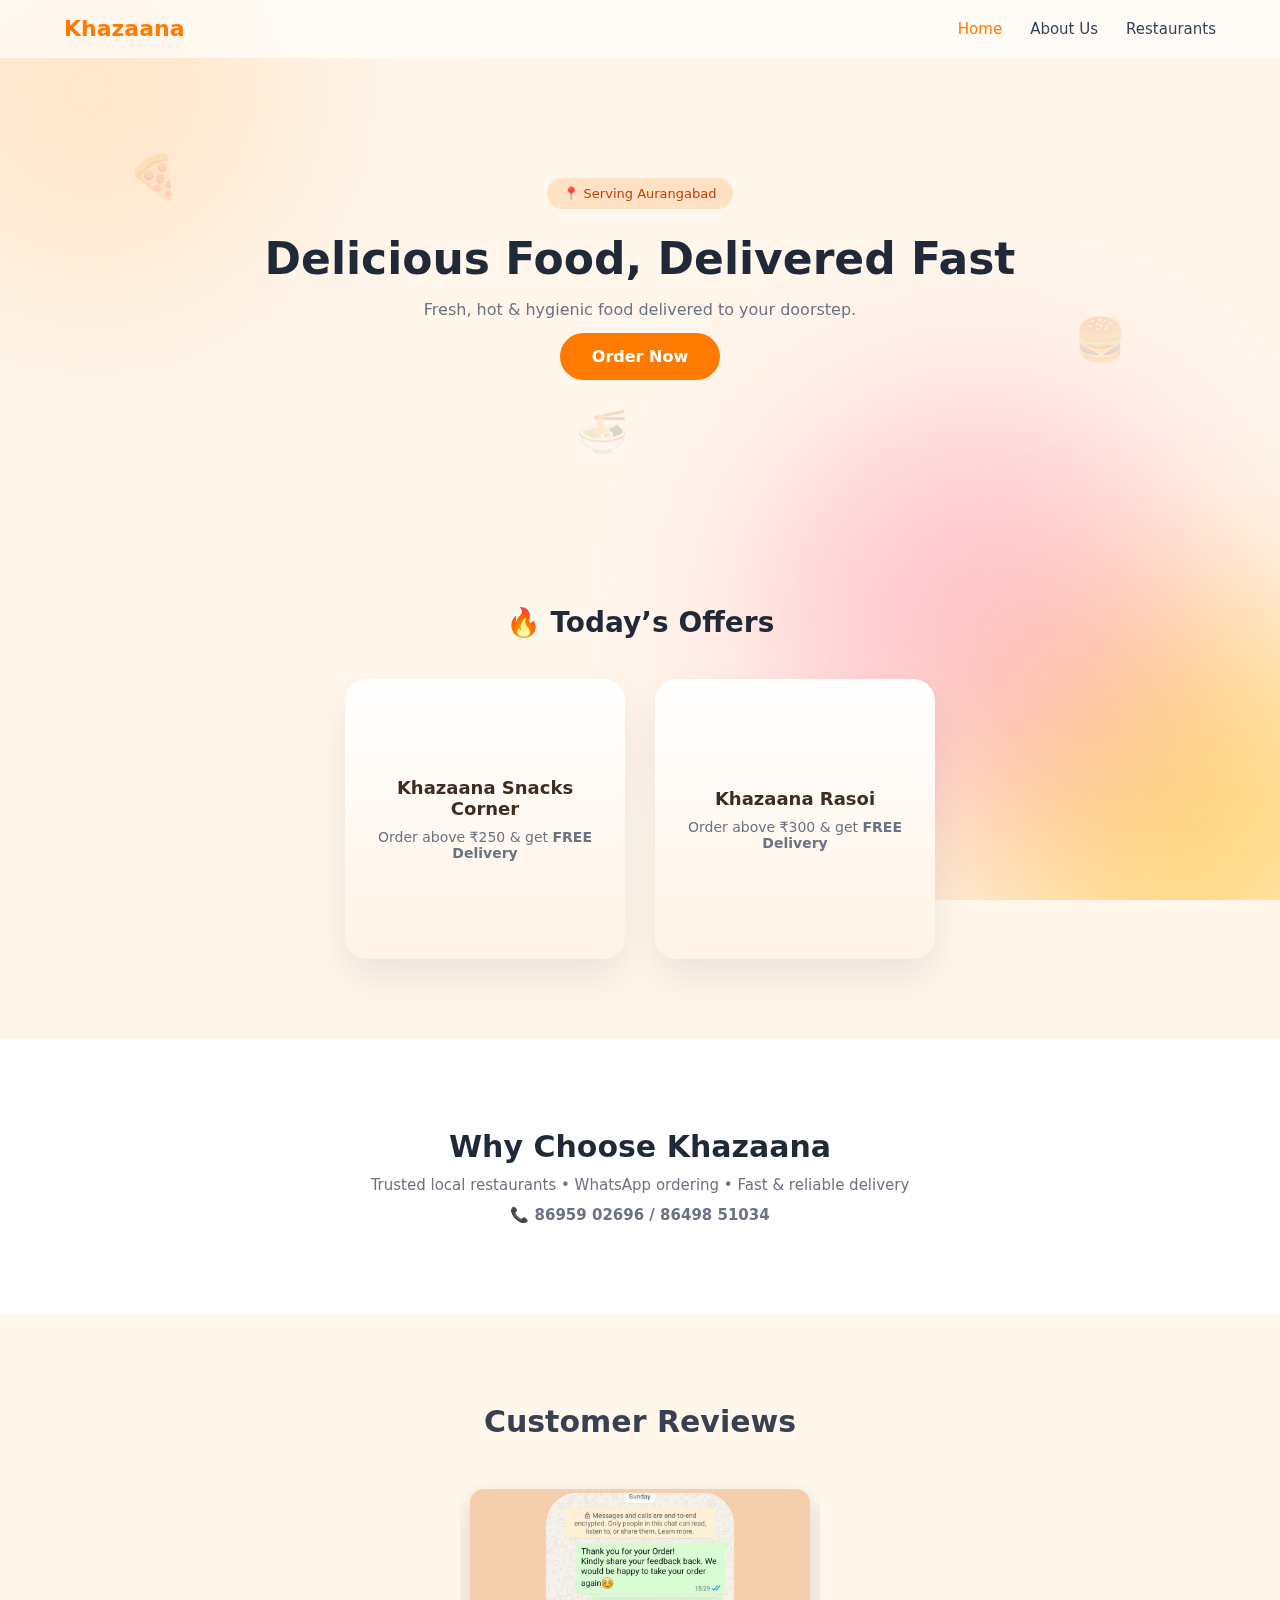
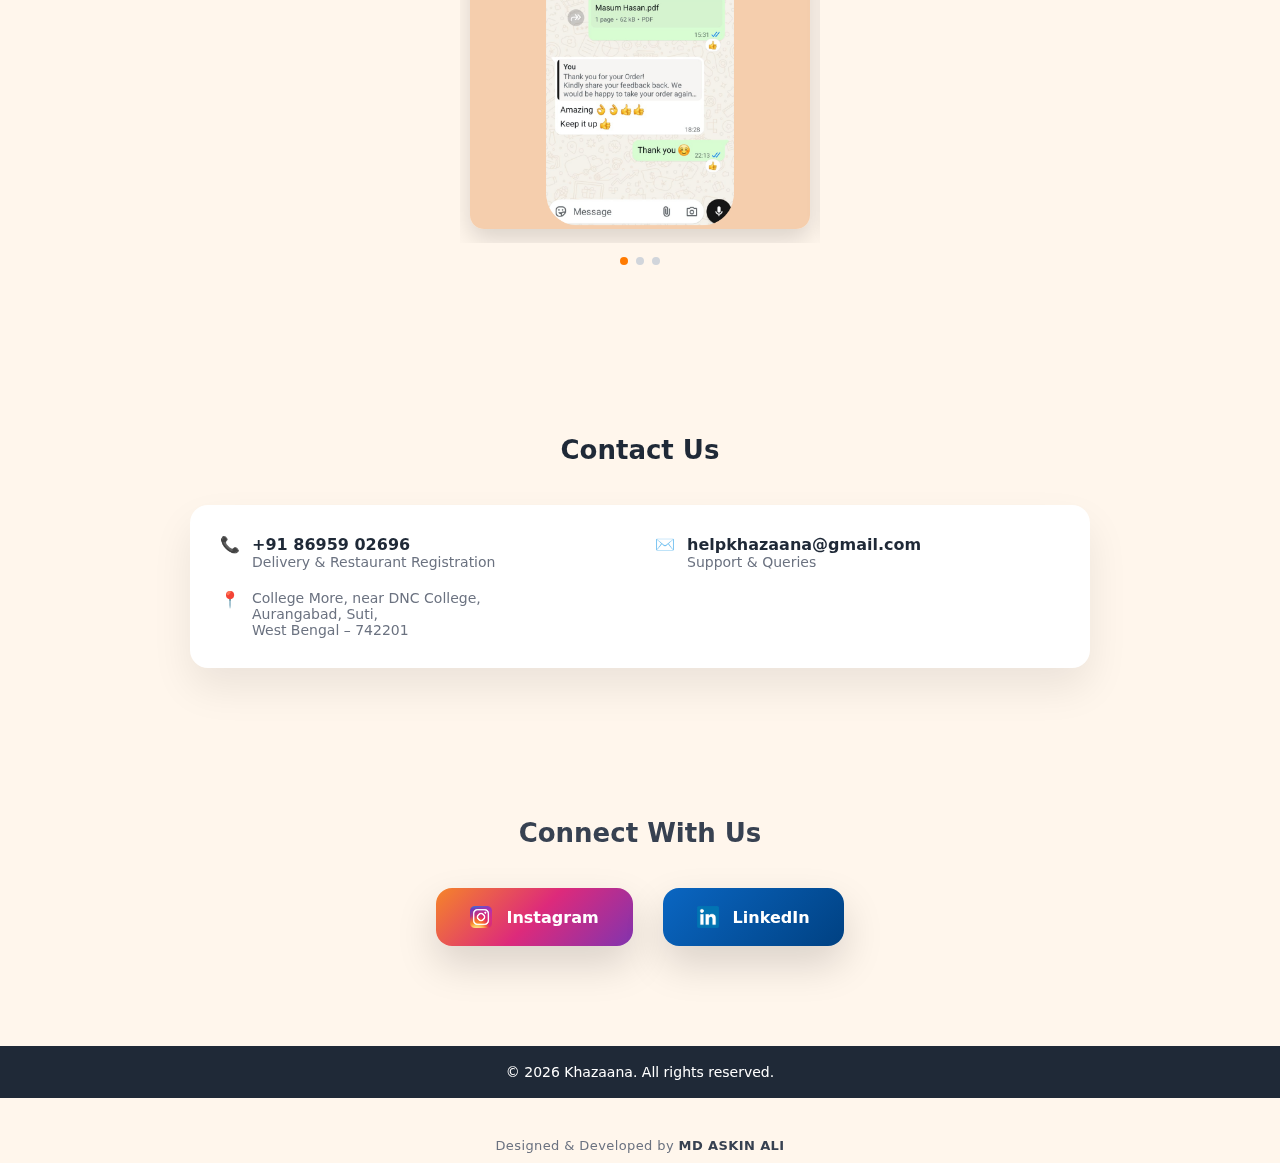
<file: index.html>
<!DOCTYPE html>
<html lang="en">
<head>
  <meta charset="UTF-8">
  <title>Khazaana | Home</title>
  <meta name="viewport" content="width=device-width, initial-scale=1.0">

  <!-- Favicons -->
  <link rel="icon" type="image/png" sizes="32x32" href="/favicon.png">
  <link rel="apple-touch-icon" href="/favicon-180x180.png">

  <!-- MAIN CSS -->
  <link rel="stylesheet" href="css/home.css">

  <!-- Google Analytics -->
  <script async src="https://www.googletagmanager.com/gtag/js?id=G-X5NWHC8HNG"></script>
  <script>
    window.dataLayer = window.dataLayer || [];
    function gtag(){dataLayer.push(arguments);}
    gtag('js', new Date());
    gtag('config', 'G-X5NWHC8HNG');
  </script>

  <!-- REVIEW SLIDER CSS -->
  <style>
    .review-slider {
      overflow: hidden;
      max-width: 360px;
      margin: 0 auto;
      touch-action: pan-y;
    }
    .review-track {
      display: flex;
      transition: transform 0.4s ease;
    }
    .review-slide {
      min-width: 100%;
      padding: 10px;
    }
    .review-slide img {
      width: 100%;
      border-radius: 14px;
      box-shadow: 0 10px 25px rgba(0,0,0,.15);
    }
    .review-dots {
      display: flex;
      justify-content: center;
      margin-top: 14px;
      gap: 8px;
    }
    .review-dots .dot {
      width: 8px;
      height: 8px;
      background: #d1d5db;
      border-radius: 50%;
      cursor: pointer;
    }
    .review-dots .dot.active {
      background: #ff7a00;
    }
  </style>
</head>

<body>

<!-- BACKGROUND BLOBS -->
<div class="bg-blobs">
  <span class="blob blob-1"></span>
  <span class="blob blob-2"></span>
  <span class="blob blob-3"></span>
</div>

<!-- NAVBAR -->
<header class="glass-navbar">
  <div class="nav-container">
    <div class="logo">Khazaana</div>
    <nav class="nav-links">
      <a href="index.html" class="active">Home</a>
      <a href="about.html">About Us</a>
      <a href="restaurants.html">Restaurants</a>
    </nav>
  </div>
</header>

<!-- HERO -->
<section class="hero">
  <span class="badge">📍 Serving Aurangabad</span>
  <h2>Delicious Food, Delivered Fast</h2>
  <p>Fresh, hot & hygienic food delivered to your doorstep.</p>
  <a href="restaurants.html" class="btn">Order Now</a>

  <span class="food food1">🍕</span>
  <span class="food food2">🍔</span>
  <span class="food food3">🍜</span>
</section>

<!-- TODAY'S OFFERS -->
<section class="offers">
  <h2>🔥 Today’s Offers</h2>

  <div class="offer-grid">
    <a href="snacks-corner-menu.html" class="offer-card">
      <h3>Khazaana Snacks Corner</h3>
      <p>Order above ₹250 & get <strong>FREE Delivery</strong></p>
    </a>

    <a href="rasoi-menu.html" class="offer-card">
      <h3>Khazaana Rasoi</h3>
      <p>Order above ₹300 & get <strong>FREE Delivery</strong></p>
    </a>
  </div>
</section>

<!-- WHY CHOOSE -->
<section class="why">
  <h2>Why Choose Khazaana</h2>
  <p>Trusted local restaurants • WhatsApp ordering • Fast & reliable delivery</p>
  <p class="phone">📞 86959 02696 / 86498 51034</p>
</section>

<!-- CUSTOMER REVIEWS -->
<section class="reviews">
  <h2 class="reviews-title">Customer Reviews</h2>

  <div class="review-slider">
    <div class="review-track">
      <div class="review-slide">
        <img src="images/review1.png" alt="Customer Review 1">
      </div>
      <div class="review-slide">
        <img src="images/review2.png" alt="Customer Review 2">
      </div>
      <div class="review-slide">
        <img src="images/review3.png" alt="Customer Review 3">
      </div>
    </div>
  </div>

  <div class="review-dots">
    <span class="dot active"></span>
    <span class="dot"></span>
    <span class="dot"></span>
  </div>
</section>

<!-- CONTACT -->
<section class="contact-section">
  <h2 class="contact-title">Contact Us</h2>

  <div class="contact-card">
    <div class="contact-row">
      <div class="contact-box">
        <div>📞</div>
        <div>
          <strong>+91 86959 02696</strong>
          <p>Delivery & Restaurant Registration</p>
        </div>
      </div>

      <div class="contact-box">
        <div>✉️</div>
        <div>
          <strong>helpkhazaana@gmail.com</strong>
          <p>Support & Queries</p>
        </div>
      </div>
    </div>

    <div class="contact-box">
      <div>📍</div>
      <p>
        College More, near DNC College,<br>
        Aurangabad, Suti,<br>
        West Bengal – 742201
      </p>
    </div>
  </div>
</section>

<!-- SOCIAL MEDIA -->
<section class="social-section">
  <h2 class="social-title">Connect With Us</h2>

  <div class="social-links">
    <a href="https://www.instagram.com/cups_n_crumbs_cafe" target="_blank" class="social-card instagram">
      <img src="images/instagram.png" alt="Instagram" class="social-icon">
      <span>Instagram</span>
    </a>

    <a href="https://www.linkedin.com/in/md-askin-ali-8a068a204" target="_blank" class="social-card linkedin">
      <img src="images/linkedin.png" alt="LinkedIn" class="social-icon">
      <span>LinkedIn</span>
    </a>
  </div>
</section>

<!-- FOOTER -->
<footer class="footer">
  © 2026 Khazaana. All rights reserved.
</footer>

<!-- REVIEW SLIDER JS -->
<script>
  const slider = document.querySelector('.review-slider');
  const track = document.querySelector('.review-track');
  const dots = document.querySelectorAll('.dot');

  let index = 0;
  let startX = 0;

  function showSlide(i) {
    index = i;
    track.style.transform = `translateX(-${index * 100}%)`;
    dots.forEach(d => d.classList.remove('active'));
    dots[index].classList.add('active');
  }

  dots.forEach((dot, i) => {
    dot.addEventListener('click', () => showSlide(i));
  });

  slider.addEventListener('touchstart', e => {
    startX = e.touches[0].clientX;
  });

  slider.addEventListener('touchend', e => {
    let diff = startX - e.changedTouches[0].clientX;
    if (diff > 50 && index < dots.length - 1) showSlide(index + 1);
    if (diff < -50 && index > 0) showSlide(index - 1);
  });
</script>

<div class="designer-credit">
  Designed & Developed by <span>MD ASKIN ALI</span>
</div>

</body>
</html>
</file>
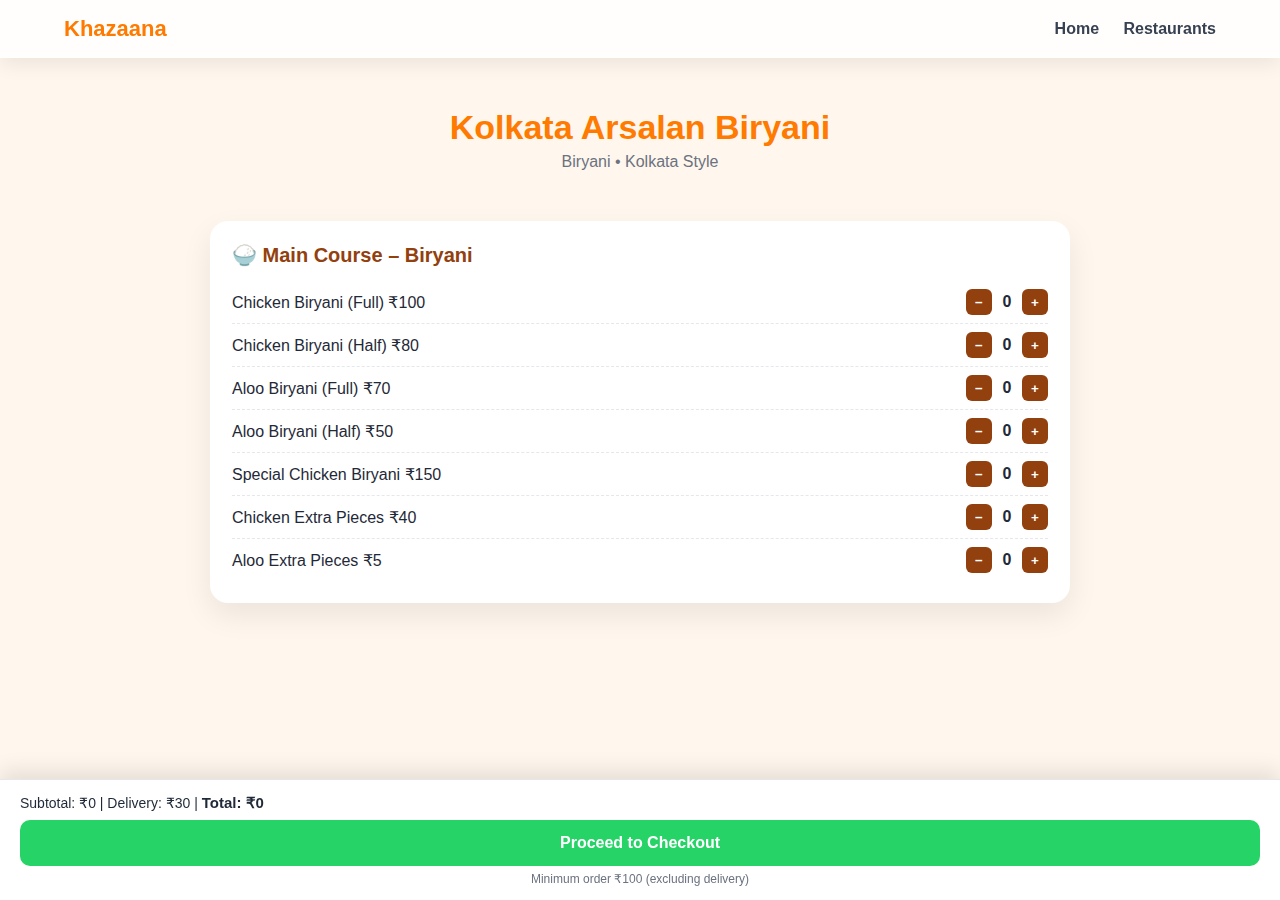
<file: arsalan-menu.html>
<!DOCTYPE html>
<html lang="en">
<head>
<meta charset="UTF-8">
<title>Kolkata Arsalan Biryani | Khazaana</title>
<meta name="viewport" content="width=device-width, initial-scale=1.0">

<link rel="icon" type="image/png" sizes="32x32" href="/favicon.png">
<link rel="apple-touch-icon" href="/favicon-180x180.png">

<style>
*{margin:0;padding:0;box-sizing:border-box;font-family:"Segoe UI",sans-serif}
body{background:#fff7ed;color:#1f2937;padding-bottom:140px}

/* HEADER */
header{
  position:sticky;top:0;z-index:1000;
  background:#ffffffdd;backdrop-filter:blur(10px);
  box-shadow:0 6px 20px rgba(0,0,0,.08);
}
.nav{
  max-width:1200px;margin:auto;padding:16px 24px;
  display:flex;justify-content:space-between;align-items:center;
}
.logo{font-size:22px;font-weight:800;color:#ff7a00}
.nav a{text-decoration:none;margin-left:20px;color:#374151;font-weight:600}

/* HERO */
.hero{text-align:center;padding:50px 20px 30px}
.hero h1{font-size:34px;font-weight:800;color:#ff7a00}
.hero p{color:#6b7280;margin-top:6px}

/* MENU */
.menu{max-width:900px;margin:auto;padding:20px}
.section{
  background:#fff;border-radius:18px;padding:22px;
  margin-bottom:26px;box-shadow:0 12px 30px rgba(0,0,0,.08)
}
.section h2{color:#92400e;font-size:20px;margin-bottom:14px}
.item{
  display:flex;justify-content:space-between;align-items:center;
  padding:8px 0;border-bottom:1px dashed #e5e7eb
}
.item:last-child{border-bottom:none}
.controls{display:flex;align-items:center;gap:6px}
.btn{
  width:26px;height:26px;border:none;border-radius:6px;
  background:#92400e;color:#fff;font-weight:700;cursor:pointer
}
.qty{min-width:18px;text-align:center;font-weight:600}

/* CART BAR */
.cart-bar{
  position:fixed;bottom:0;left:0;width:100%;
  background:#fff;border-top:1px solid #e5e7eb;
  box-shadow:0 -8px 20px rgba(0,0,0,.1);
  padding:14px 20px;z-index:9999
}
.cart-info{font-size:14px;margin-bottom:8px}
.cart-info b{font-size:15px}
.order-btn{
  width:100%;padding:14px;border:none;border-radius:10px;
  background:#25D366;color:#fff;font-size:16px;
  font-weight:800;cursor:pointer
}
.note{font-size:12px;color:#6b7280;text-align:center;margin-top:6px}
</style>
</head>

<body>

<header>
  <div class="nav">
    <div class="logo">Khazaana</div>
    <div>
      <a href="index.html">Home</a>
      <a href="restaurants.html">Restaurants</a>
    </div>
  </div>
</header>

<section class="hero">
  <h1>Kolkata Arsalan Biryani</h1>
  <p>Biryani • Kolkata Style</p>
</section>

<section class="menu" id="menu"></section>

<!-- CART -->
<div class="cart-bar">
  <div class="cart-info">
    Subtotal: ₹<span id="subtotal">0</span> |
    Delivery: ₹30 |
    <b>Total: ₹<span id="total">0</span></b>
  </div>
  <button class="order-btn" onclick="goToCheckout()">Proceed to Checkout</button>
  <div class="note">Minimum order ₹100 (excluding delivery)</div>
</div>

<script>
const DELIVERY = 30;
const MIN_ORDER = 100;

/* 🔔 VIBRATION */
function vibrate(ms=30){
  if(navigator.vibrate) navigator.vibrate(ms);
}

const menuData = {
  "🍚 Main Course – Biryani": [
    ["Chicken Biryani (Full)",100],
    ["Chicken Biryani (Half)",80],
    ["Aloo Biryani (Full)",70],
    ["Aloo Biryani (Half)",50],
    ["Special Chicken Biryani",150],
    ["Chicken Extra Pieces",40],
    ["Aloo Extra Pieces",5]
  ]
};

const cart = {};

/* RENDER MENU */
function renderMenu(){
  const menu = document.getElementById("menu");
  for(const section in menuData){
    let html = `<div class="section"><h2>${section}</h2>`;
    menuData[section].forEach(([name,price],i)=>{
      const id = section.replace(/\W/g,'') + i;
      cart[id] = {name,price,qty:0};
      html += `
        <div class="item">
          <span>${name} ₹${price}</span>
          <div class="controls">
            <button class="btn" onclick="vibrate(20);updateQty('${id}',-1)">−</button>
            <span class="qty" id="q-${id}">0</span>
            <button class="btn" onclick="vibrate(30);updateQty('${id}',1)">+</button>
          </div>
        </div>`;
    });
    html += `</div>`;
    menu.innerHTML += html;
  }
}
renderMenu();

/* CART LOGIC */
function updateQty(id,change){
  cart[id].qty = Math.max(0, cart[id].qty + change);
  document.getElementById("q-"+id).innerText = cart[id].qty;
  updateTotals();
}

function updateTotals(){
  let subtotal = 0;
  for(const i in cart){
    subtotal += cart[i].qty * cart[i].price;
  }
  document.getElementById("subtotal").innerText = subtotal;
  document.getElementById("total").innerText =
    subtotal > 0 ? subtotal + DELIVERY : 0;
}

/* CHECKOUT */
function goToCheckout(){
  let subtotal = 0;
  let items = [];

  for(const i in cart){
    if(cart[i].qty > 0){
      const t = cart[i].qty * cart[i].price;
      subtotal += t;
      items.push({
        name: cart[i].name,
        qty: cart[i].qty,
        price: cart[i].price,
        total: t
      });
    }
  }

  if(subtotal < MIN_ORDER){
    alert("Minimum order ₹100 required");
    return;
  }

  const orderData = {
    restaurant: "Kolkata Arsalan Biryani",
    items,
    subtotal,
    delivery: DELIVERY,
    total: subtotal + DELIVERY
  };

  localStorage.setItem("khazaanaOrder", JSON.stringify(orderData));
  window.location.href = "checkout.html";
}
</script>

</body>
</html>
</file>
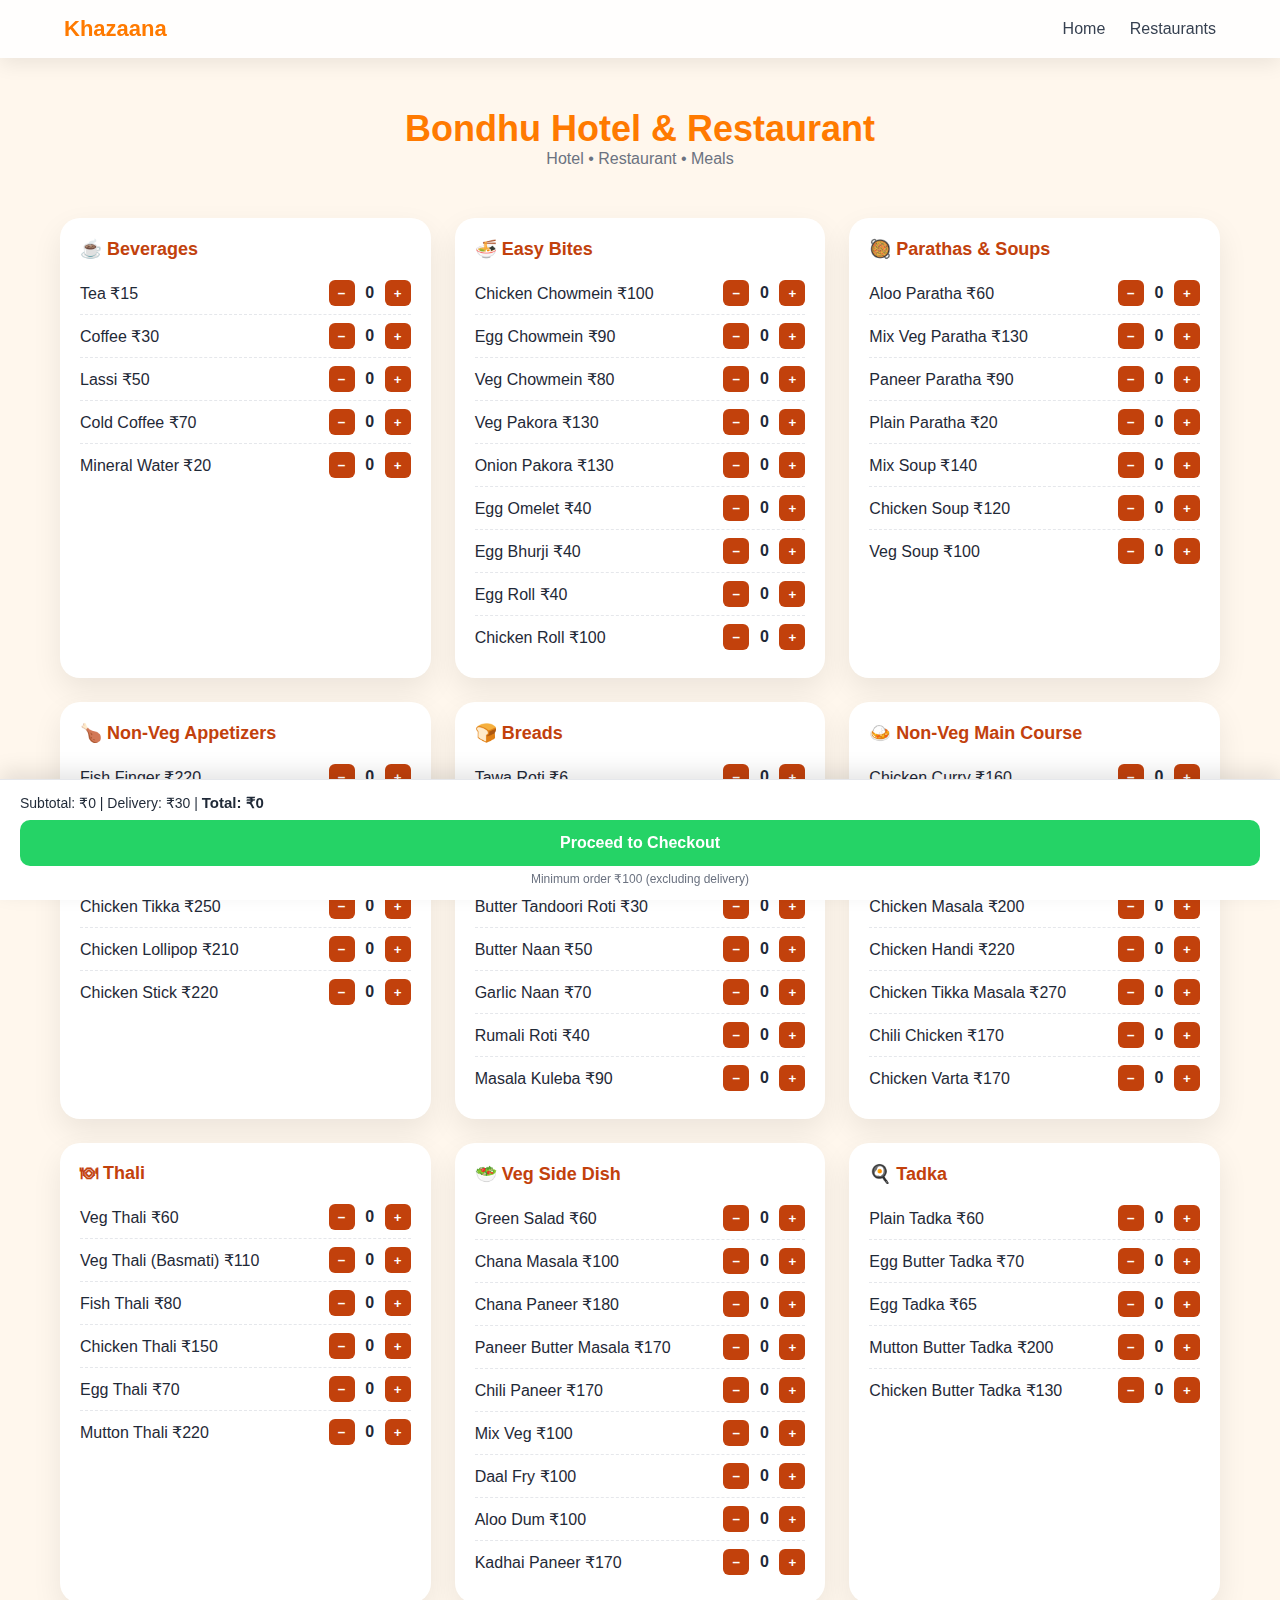
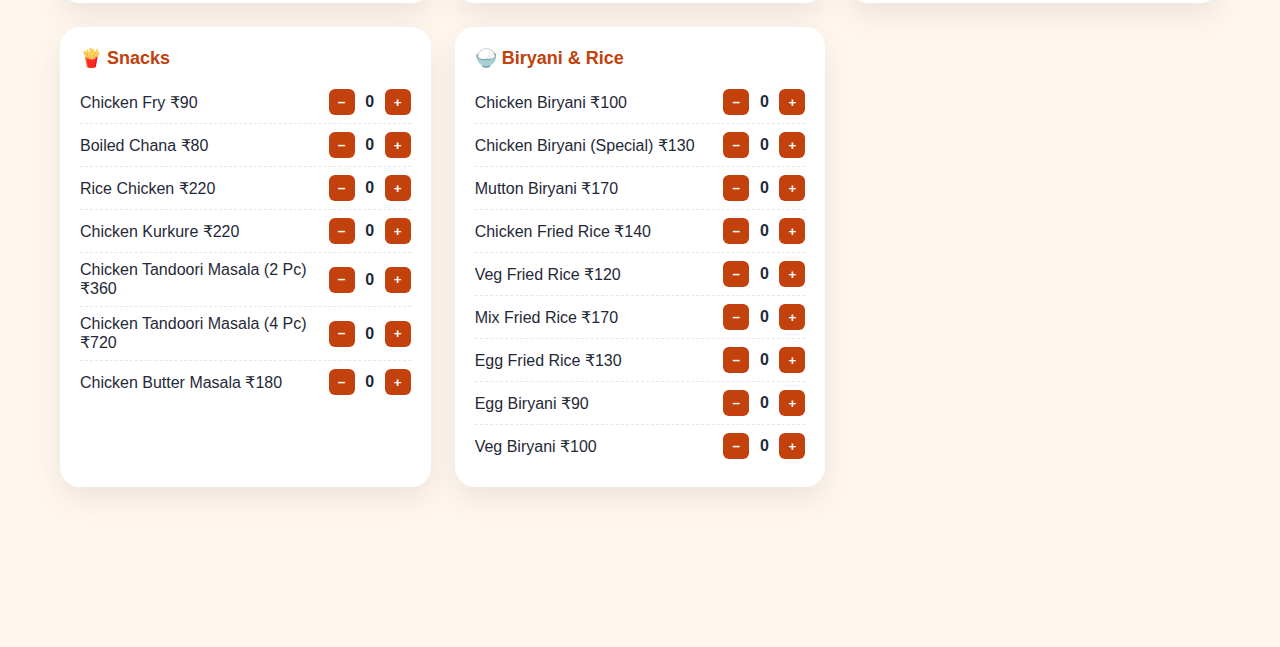
<file: bondhu-menu.html>
<!DOCTYPE html>
<html lang="en">
<head>
<meta charset="UTF-8">
<title>Bondhu Hotel & Restaurant | Khazaana</title>
<meta name="viewport" content="width=device-width, initial-scale=1.0">

<link rel="icon" type="image/png" sizes="32x32" href="/favicon.png">
<link rel="apple-touch-icon" href="/favicon-180x180.png">

<style>
*{margin:0;padding:0;box-sizing:border-box;font-family:"Segoe UI",sans-serif}
body{background:#fff7ed;color:#1f2937;padding-bottom:140px}

/* HEADER */
header{
  position:sticky;top:0;z-index:1000;
  background:#ffffffdd;backdrop-filter:blur(10px);
  box-shadow:0 6px 20px rgba(0,0,0,.08)
}
.nav{
  max-width:1200px;margin:auto;padding:16px 24px;
  display:flex;justify-content:space-between;align-items:center
}
.logo{font-size:22px;font-weight:800;color:#ff7a00}
.nav a{text-decoration:none;margin-left:20px;color:#374151}

/* HERO */
.hero{text-align:center;padding:50px 20px 30px}
.hero h1{font-size:36px;color:#ff7a00}
.hero p{color:#6b7280}

/* MENU */
.menu{
  max-width:1200px;margin:auto;padding:20px;
  display:grid;grid-template-columns:repeat(auto-fit,minmax(280px,1fr));
  gap:24px
}
.section{
  background:#fff;border-radius:20px;padding:20px;
  box-shadow:0 12px 30px rgba(0,0,0,.08)
}
.section h2{color:#c2410c;font-size:18px;margin-bottom:12px}
.item{
  display:flex;justify-content:space-between;align-items:center;
  padding:8px 0;border-bottom:1px dashed #e5e7eb
}
.item:last-child{border-bottom:none}
.controls{display:flex;align-items:center;gap:6px}
.btn{
  width:26px;height:26px;border:none;border-radius:6px;
  background:#c2410c;color:#fff;font-weight:700;cursor:pointer
}
.qty{min-width:18px;text-align:center;font-weight:600}

/* CART BAR */
.cart-bar{
  position:fixed;bottom:0;left:0;width:100%;
  background:#fff;border-top:1px solid #e5e7eb;
  box-shadow:0 -8px 20px rgba(0,0,0,.1);
  padding:14px 20px;z-index:9999
}
.cart-info{font-size:14px;margin-bottom:8px}
.cart-info b{font-size:15px}
.order-btn{
  width:100%;padding:14px;border:none;border-radius:10px;
  background:#25D366;color:#fff;font-size:16px;font-weight:800;
  cursor:pointer
}
.note{font-size:12px;color:#6b7280;text-align:center;margin-top:6px}
</style>
</head>

<body>

<header>
  <div class="nav">
    <div class="logo">Khazaana</div>
    <div>
      <a href="index.html">Home</a>
      <a href="restaurants.html">Restaurants</a>
    </div>
  </div>
</header>

<section class="hero">
  <h1>Bondhu Hotel & Restaurant</h1>
  <p>Hotel • Restaurant • Meals</p>
</section>

<section class="menu" id="menu"></section>

<!-- CART -->
<div class="cart-bar">
  <div class="cart-info">
    Subtotal: ₹<span id="subtotal">0</span> |
    Delivery: ₹30 |
    <b>Total: ₹<span id="total">0</span></b>
  </div>
  <button class="order-btn" onclick="goToCheckout()">Proceed to Checkout</button>
  <div class="note">Minimum order ₹100 (excluding delivery)</div>
</div>

<script>
const DELIVERY = 30;
const MIN_ORDER = 100;

/* 🔔 VIBRATION */
function vibrate(ms=30){
  if(navigator.vibrate) navigator.vibrate(ms);
}

const menuData = {
  "☕ Beverages": [["Tea",15],["Coffee",30],["Lassi",50],["Cold Coffee",70],["Mineral Water",20]],
  "🍜 Easy Bites": [["Chicken Chowmein",100],["Egg Chowmein",90],["Veg Chowmein",80],["Veg Pakora",130],["Onion Pakora",130],["Egg Omelet",40],["Egg Bhurji",40],["Egg Roll",40],["Chicken Roll",100]],
  "🥘 Parathas & Soups": [["Aloo Paratha",60],["Mix Veg Paratha",130],["Paneer Paratha",90],["Plain Paratha",20],["Mix Soup",140],["Chicken Soup",120],["Veg Soup",100]],
  "🍗 Non-Veg Appetizers": [["Fish Finger",220],["Tandoori Chicken (Full)",460],["Tandoori Chicken (Half)",250],["Chicken Tikka",250],["Chicken Lollipop",210],["Chicken Stick",220]],
  "🍞 Breads": [["Tawa Roti",6],["Ghee Tawa Roti",15],["Tandoori Roti",15],["Butter Tandoori Roti",30],["Butter Naan",50],["Garlic Naan",70],["Rumali Roti",40],["Masala Kuleba",90]],
  "🍛 Non-Veg Main Course": [["Chicken Curry",160],["Chicken Dopiaza",200],["Chicken Kolhapuri",200],["Chicken Masala",200],["Chicken Handi",220],["Chicken Tikka Masala",270],["Chili Chicken",170],["Chicken Varta",170]],
  "🍽 Thali": [["Veg Thali",60],["Veg Thali (Basmati)",110],["Fish Thali",80],["Chicken Thali",150],["Egg Thali",70],["Mutton Thali",220]],
  "🥗 Veg Side Dish": [["Green Salad",60],["Chana Masala",100],["Chana Paneer",180],["Paneer Butter Masala",170],["Chili Paneer",170],["Mix Veg",100],["Daal Fry",100],["Aloo Dum",100],["Kadhai Paneer",170]],
  "🍳 Tadka": [["Plain Tadka",60],["Egg Butter Tadka",70],["Egg Tadka",65],["Mutton Butter Tadka",200],["Chicken Butter Tadka",130]],
  "🍟 Snacks": [["Chicken Fry",90],["Boiled Chana",80],["Rice Chicken",220],["Chicken Kurkure",220],["Chicken Tandoori Masala (2 Pc)",360],["Chicken Tandoori Masala (4 Pc)",720],["Chicken Butter Masala",180]],
  "🍚 Biryani & Rice": [["Chicken Biryani",100],["Chicken Biryani (Special)",130],["Mutton Biryani",170],["Chicken Fried Rice",140],["Veg Fried Rice",120],["Mix Fried Rice",170],["Egg Fried Rice",130],["Egg Biryani",90],["Veg Biryani",100]]
};

const cart = {};

/* RENDER MENU */
function renderMenu(){
  const menu = document.getElementById("menu");
  for(const section in menuData){
    let html = `<div class="section"><h2>${section}</h2>`;
    menuData[section].forEach(([name,price],i)=>{
      const id = section.replace(/\W/g,'')+i;
      cart[id] = {name,price,qty:0};
      html += `
        <div class="item">
          <span>${name} ₹${price}</span>
          <div class="controls">
            <button class="btn" onclick="vibrate(20);updateQty('${id}',-1)">−</button>
            <span class="qty" id="q-${id}">0</span>
            <button class="btn" onclick="vibrate(30);updateQty('${id}',1)">+</button>
          </div>
        </div>`;
    });
    html += `</div>`;
    menu.innerHTML += html;
  }
}
renderMenu();

/* CART LOGIC */
function updateQty(id,change){
  cart[id].qty = Math.max(0, cart[id].qty + change);
  document.getElementById("q-"+id).innerText = cart[id].qty;
  updateTotals();
}

function updateTotals(){
  let subtotal = 0;
  for(const i in cart){
    subtotal += cart[i].qty * cart[i].price;
  }
  document.getElementById("subtotal").innerText = subtotal;
  document.getElementById("total").innerText =
    subtotal > 0 ? subtotal + DELIVERY : 0;
}

/* CHECKOUT */
function goToCheckout(){
  let subtotal = 0;
  let items = [];

  for(const i in cart){
    if(cart[i].qty > 0){
      const t = cart[i].qty * cart[i].price;
      subtotal += t;
      items.push({
        name: cart[i].name,
        qty: cart[i].qty,
        price: cart[i].price,
        total: t
      });
    }
  }

  if(subtotal < MIN_ORDER){
    alert("Minimum order ₹100 required");
    return;
  }

  const orderData = {
    restaurant: "Bondhu Hotel & Restaurant",
    items,
    subtotal,
    delivery: DELIVERY,
    total: subtotal + DELIVERY
  };

  localStorage.setItem("khazaanaOrder", JSON.stringify(orderData));
  window.location.href = "checkout.html";
}
</script>

</body>
</html>
</file>
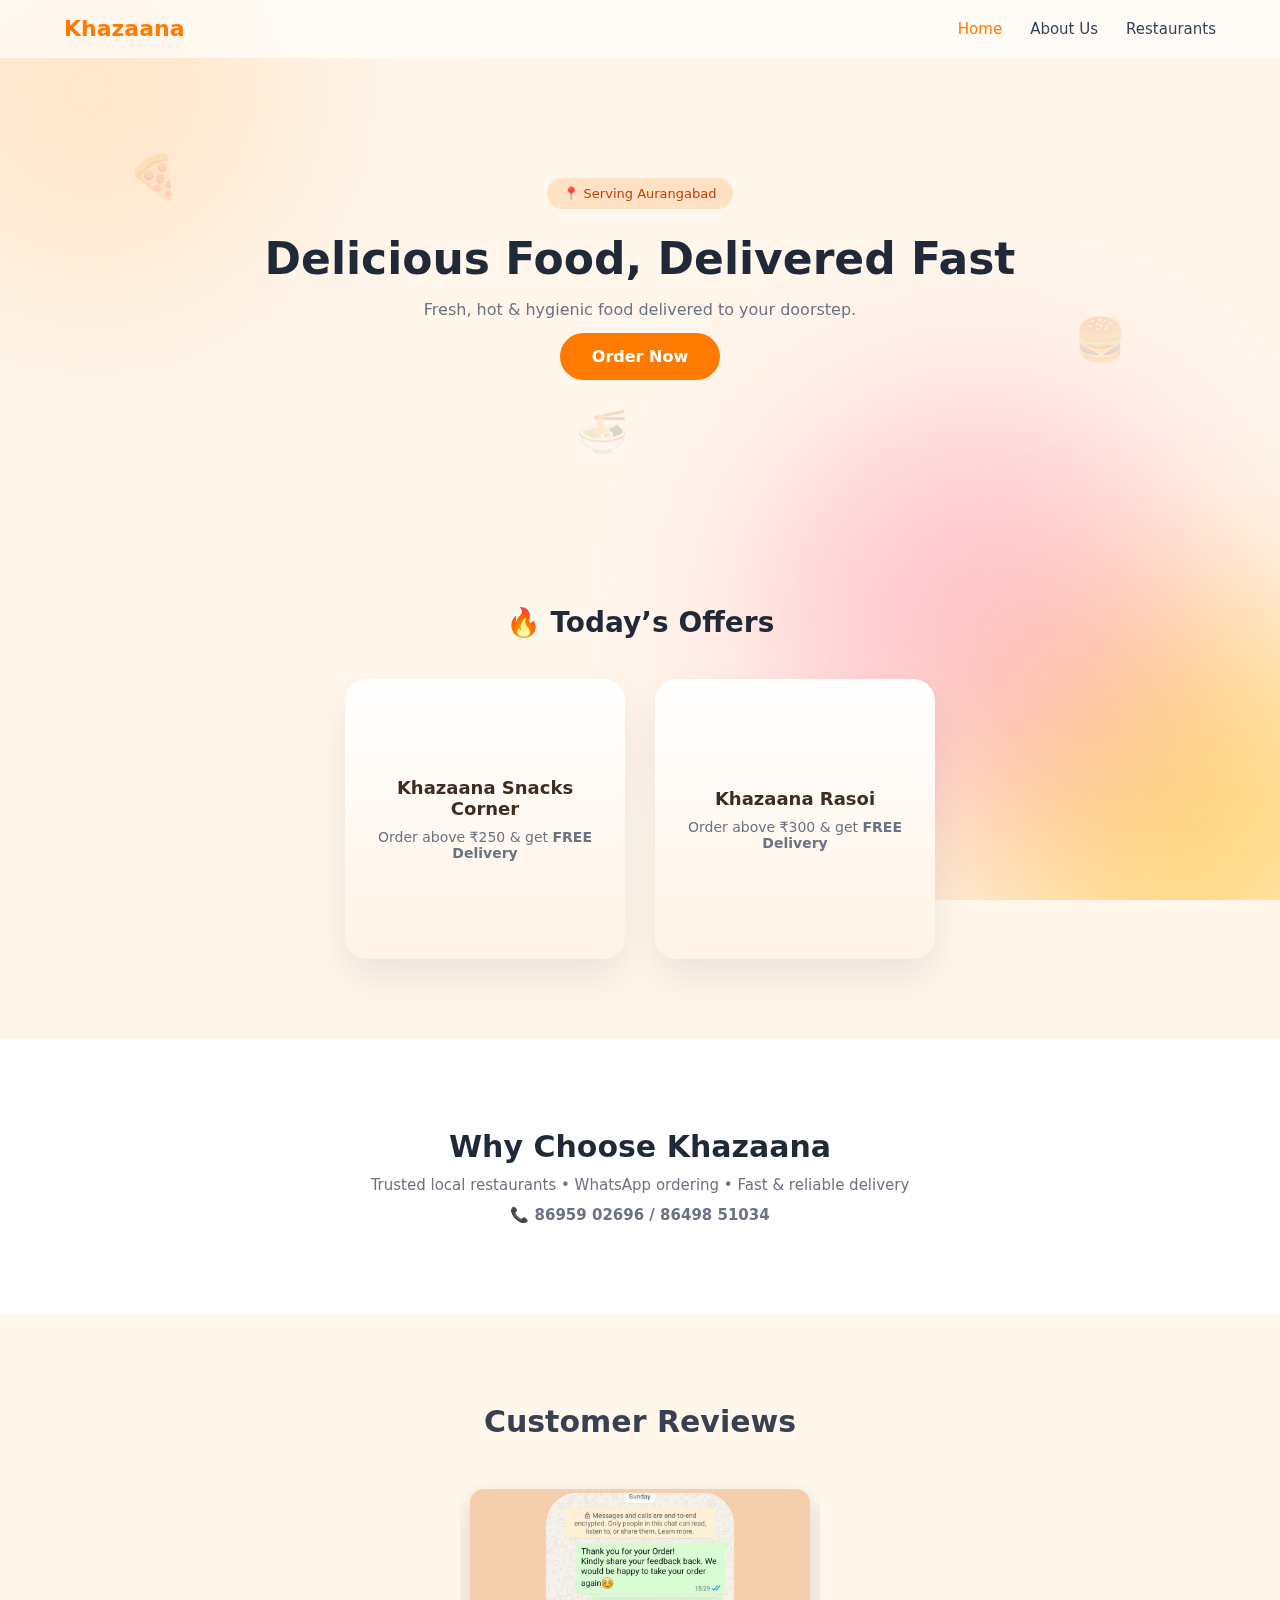
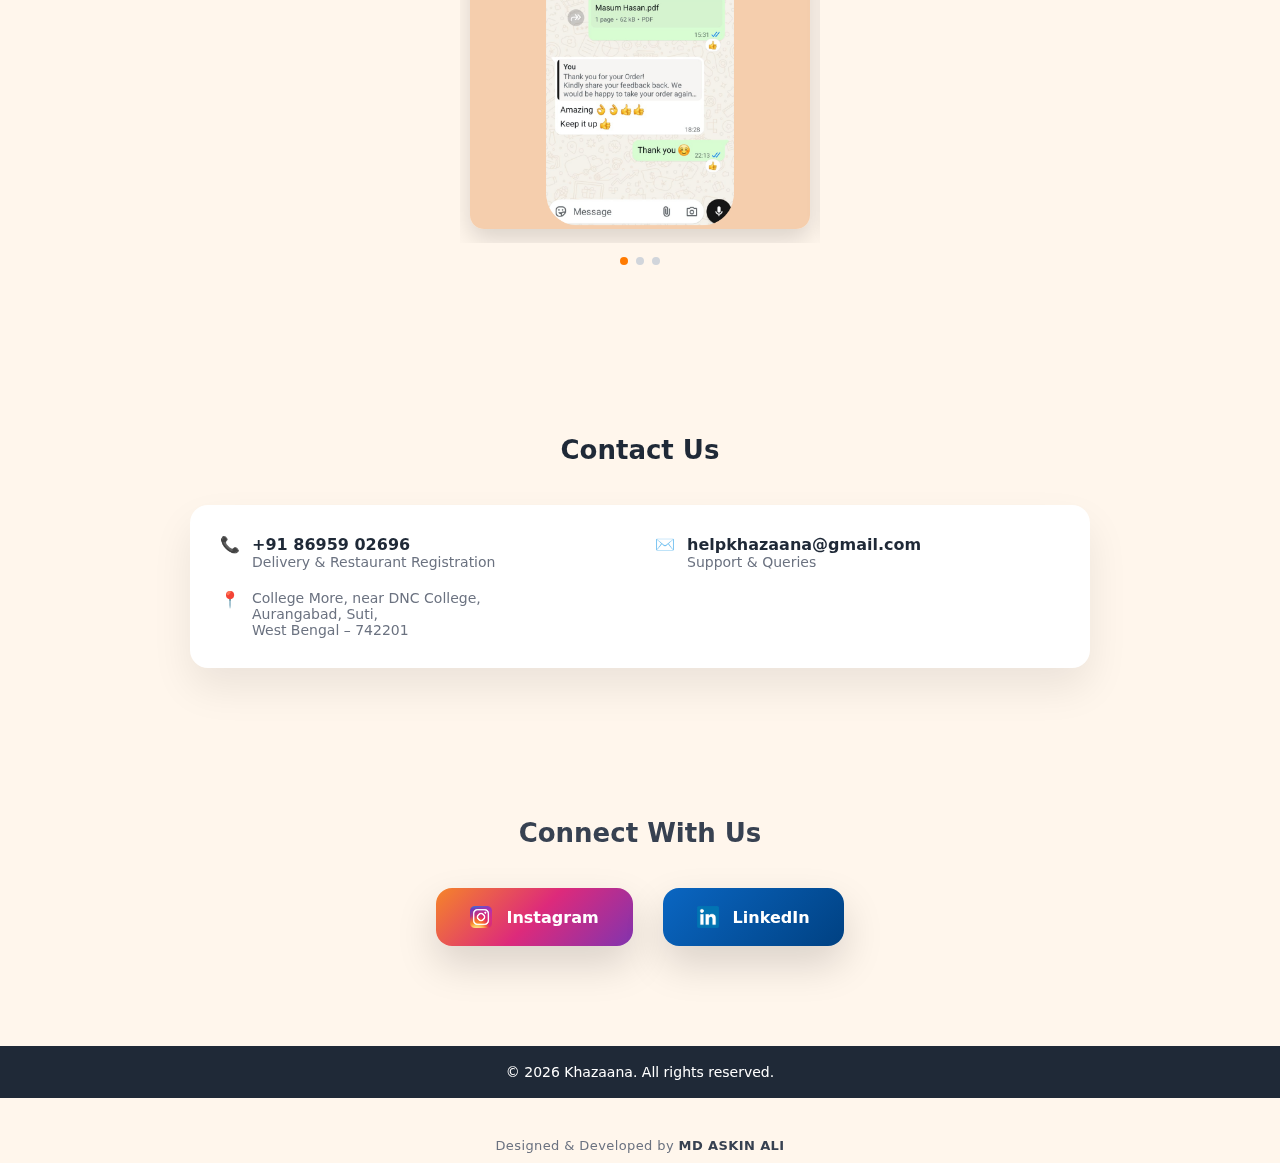
<file: checkout.html>
<!DOCTYPE html>
<html lang="en">
<head>
<meta charset="UTF-8">
<title>Checkout | Khazaana</title>
<meta name="viewport" content="width=device-width, initial-scale=1.0">

<style>
*{margin:0;padding:0;box-sizing:border-box;font-family:"Segoe UI",sans-serif}
body{background:#fff7ed;color:#1f2937;padding:20px}

.card{
  max-width:600px;margin:auto;
  background:#fff;border-radius:18px;
  padding:20px;
  box-shadow:0 12px 30px rgba(0,0,0,.12)
}
h2{text-align:center;color:#ff7a00;margin-bottom:10px}
.item{display:flex;justify-content:space-between;margin-bottom:6px}
hr{margin:10px 0}

input,textarea{
  width:100%;padding:12px;
  margin-top:10px;border-radius:10px;
  border:1px solid #ddd
}

.btn{
  width:100%;padding:14px;
  margin-top:16px;
  background:#25D366;color:#fff;
  border:none;border-radius:12px;
  font-size:16px;font-weight:800;
  cursor:pointer
}
.note{text-align:center;font-size:12px;color:#6b7280;margin-top:6px}
</style>
</head>

<body>

<div class="card">
  <h2>Confirm Your Order</h2>
  <div id="orderSummary"></div>

  <input id="name" placeholder="Your Name *">
  <textarea id="address" rows="3" placeholder="Delivery Address *"></textarea>

  <button class="btn" onclick="finalOrder()">Final Order on WhatsApp</button>
  <div class="note">Please verify your details before ordering</div>
</div>

<script>
const PHONE = "918695902696";
const order = JSON.parse(localStorage.getItem("khazaanaOrder"));

if(!order){
  alert("No order found");
  window.location.href = "index.html";
}

const box = document.getElementById("orderSummary");

order.items.forEach(i=>{
  box.innerHTML += `
    <div class="item">
      <span>${i.name} x${i.qty}</span>
      <span>₹${i.total}</span>
    </div>`;
});

box.innerHTML += `
<hr>
<div class="item"><b>Subtotal</b><b>₹${order.subtotal}</b></div>
<div class="item"><b>Delivery</b><b>₹${order.delivery}</b></div>
<div class="item"><b>Total</b><b>₹${order.total}</b></div>
`;

function finalOrder(){
  const name = document.getElementById("name").value.trim();
  const address = document.getElementById("address").value.trim();

  if(!name || !address){
    alert("Please enter name and address");
    return;
  }

  let msg =
`Hello 👋
Order from *${order.restaurant}*

Name: ${name}
Address: ${address}

`;

  order.items.forEach(i=>{
    msg += `${i.name} x${i.qty} = ₹${i.total}\n`;
  });

  msg += `
Subtotal: ₹${order.subtotal}
Delivery: ₹${order.delivery}
Total: ₹${order.total}
`;

  // ✅ Direct user click → WhatsApp opens
  window.location.href =
    "https://api.whatsapp.com/send?phone=" +
    PHONE + "&text=" + encodeURIComponent(msg);
}
</script>

</body>
</html>
</file>
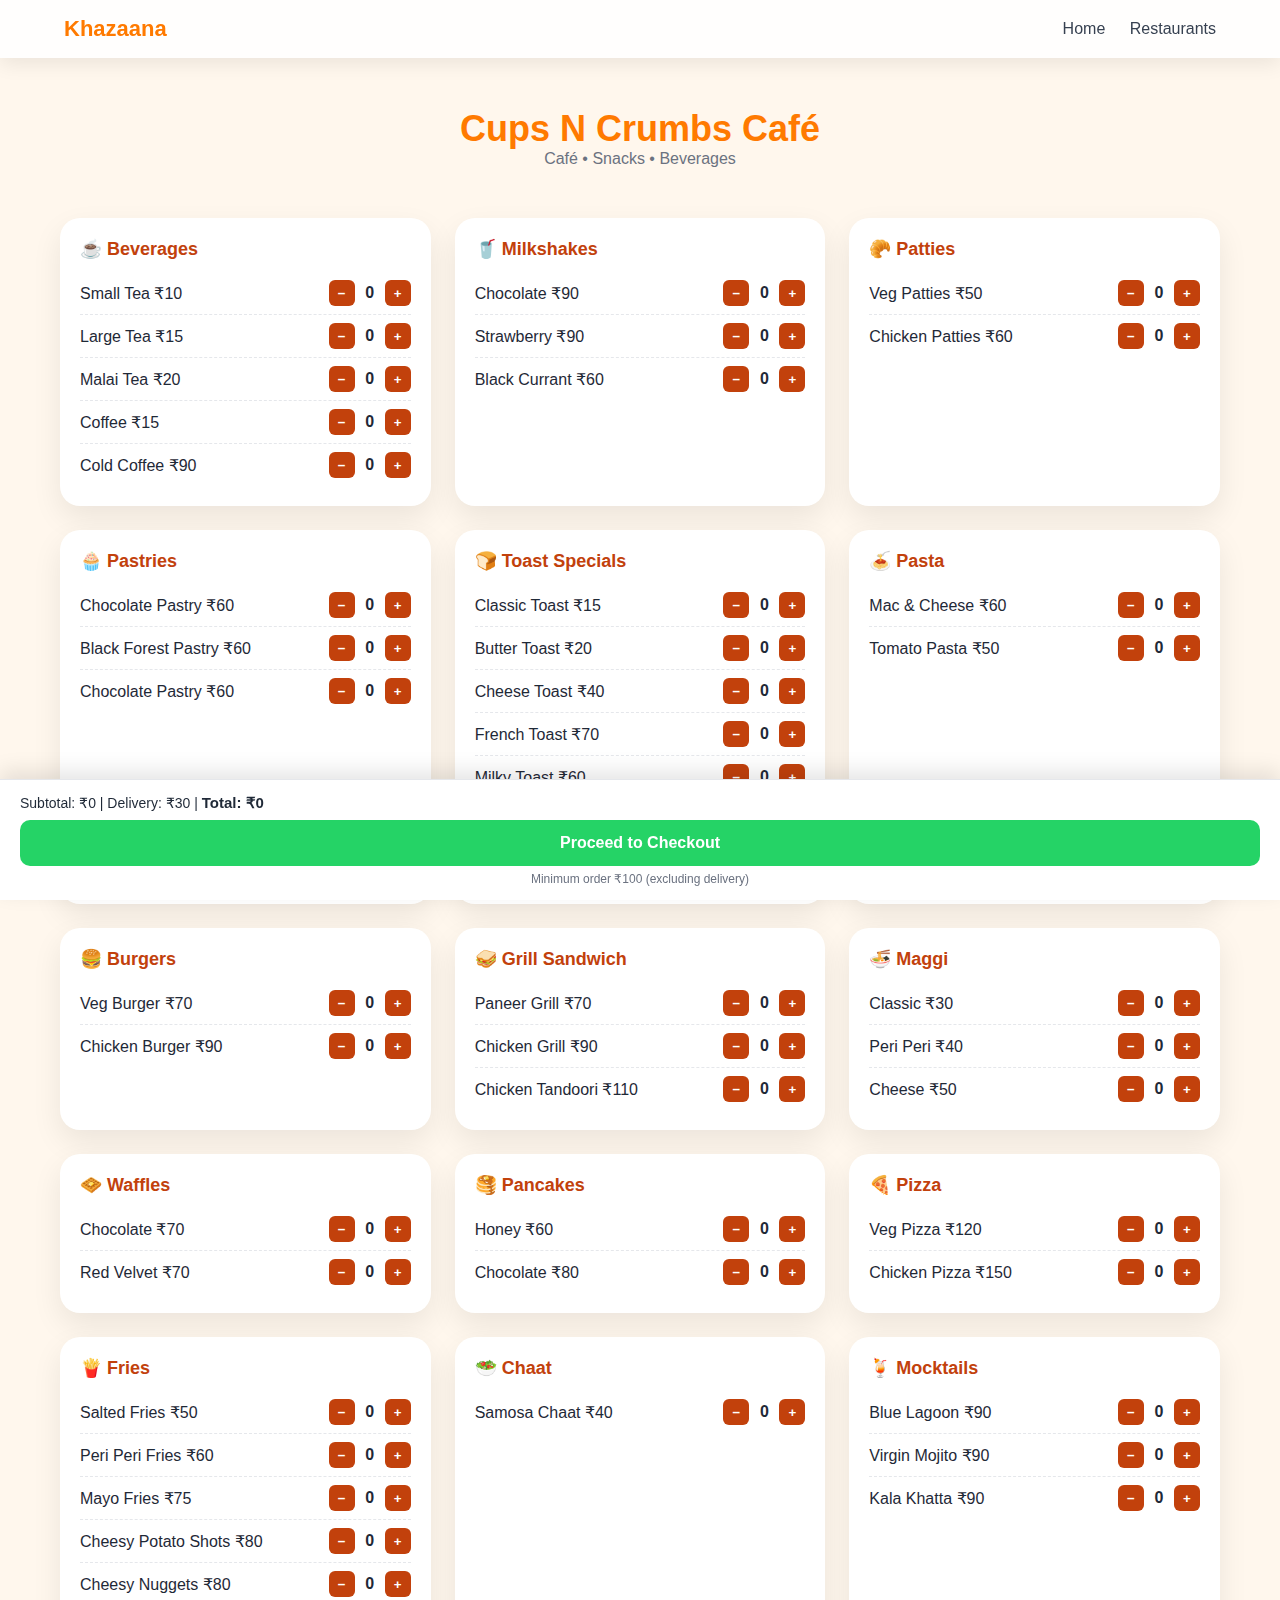
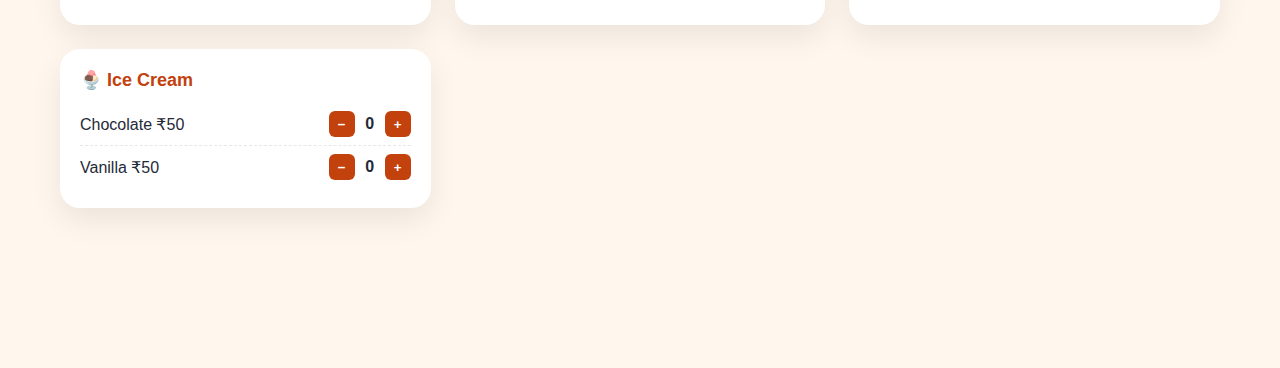
<file: cups-n-crumbs-menu.html>
<!DOCTYPE html>
<html lang="en">
<head>
<meta charset="UTF-8">
<title>Cups N Crumbs Café | Khazaana</title>
<meta name="viewport" content="width=device-width, initial-scale=1.0">

<link rel="icon" type="image/png" sizes="32x32" href="/favicon.png">
<link rel="apple-touch-icon" href="/favicon-180x180.png">

<style>
*{margin:0;padding:0;box-sizing:border-box;font-family:"Segoe UI",sans-serif}
body{background:#fff7ed;color:#1f2937;padding-bottom:140px}

/* HEADER */
header{
  position:sticky;top:0;z-index:1000;
  background:#ffffffdd;backdrop-filter:blur(10px);
  box-shadow:0 6px 20px rgba(0,0,0,.08)
}
.nav{
  max-width:1200px;margin:auto;padding:16px 24px;
  display:flex;justify-content:space-between;align-items:center
}
.logo{font-size:22px;font-weight:800;color:#ff7a00}
.nav a{text-decoration:none;margin-left:20px;color:#374151}

/* HERO */
.hero{text-align:center;padding:50px 20px 30px}
.hero h1{font-size:36px;color:#ff7a00}
.hero p{color:#6b7280}

/* MENU */
.menu{
  max-width:1200px;margin:auto;padding:20px;
  display:grid;grid-template-columns:repeat(auto-fit,minmax(280px,1fr));
  gap:24px
}
.section{
  background:#fff;border-radius:20px;padding:20px;
  box-shadow:0 12px 30px rgba(0,0,0,.08)
}
.section h2{color:#c2410c;font-size:18px;margin-bottom:12px}
.item{
  display:flex;align-items:center;justify-content:space-between;
  padding:8px 0;border-bottom:1px dashed #e5e7eb
}
.item:last-child{border-bottom:none}
.controls{display:flex;align-items:center;gap:6px}
.btn{
  width:26px;height:26px;border:none;border-radius:6px;
  background:#c2410c;color:#fff;font-weight:700;cursor:pointer
}
.qty{min-width:18px;text-align:center;font-weight:600}

/* CART BAR */
.cart-bar{
  position:fixed;bottom:0;left:0;width:100%;
  background:#fff;border-top:1px solid #e5e7eb;
  box-shadow:0 -8px 20px rgba(0,0,0,.1);
  padding:14px 20px;z-index:9999
}
.cart-info{font-size:14px;margin-bottom:8px}
.cart-info b{font-size:15px}
.order-btn{
  width:100%;padding:14px;border:none;border-radius:10px;
  background:#25D366;color:#fff;font-size:16px;font-weight:800;
  cursor:pointer
}
.note{font-size:12px;color:#6b7280;text-align:center;margin-top:6px}
</style>
</head>

<body>

<header>
  <div class="nav">
    <div class="logo">Khazaana</div>
    <div>
      <a href="index.html">Home</a>
      <a href="restaurants.html">Restaurants</a>
    </div>
  </div>
</header>

<section class="hero">
  <h1>Cups N Crumbs Café</h1>
  <p>Café • Snacks • Beverages</p>
</section>

<section class="menu" id="menu"></section>

<!-- CART BAR -->
<div class="cart-bar">
  <div class="cart-info">
    Subtotal: ₹<span id="subtotal">0</span> |
    Delivery: ₹30 |
    <b>Total: ₹<span id="total">0</span></b>
  </div>
 <button class="order-btn" onclick="goToCheckout()">Proceed to Checkout</button>
  <div class="note">Minimum order ₹100 (excluding delivery)</div>
</div>

<script>
const DELIVERY = 30;

/* FULL MENU DATA (INCLUDING PASTRIES) */
const menuData = {
  "☕ Beverages": [["Small Tea",10],["Large Tea",15],["Malai Tea",20],["Coffee",15],["Cold Coffee",90]],
  "🥤 Milkshakes": [["Chocolate",90],["Strawberry",90],["Black Currant",60]],
  "🥐 Patties": [["Veg Patties",50],["Chicken Patties",60]],
  "🧁 Pastries": [["Chocolate Pastry",60],["Black Forest Pastry",60],["Chocolate Pastry",60]],
  "🍞 Toast Specials": [["Classic Toast",15],["Butter Toast",20],["Cheese Toast",40],["French Toast",70],["Milky Toast",60],["Malai Toast",50],["Egg Toast",30]],
  "🍝 Pasta": [["Mac & Cheese",60],["Tomato Pasta",50]],
  "🍔 Burgers": [["Veg Burger",70],["Chicken Burger",90]],
  "🥪 Grill Sandwich": [["Paneer Grill",70],["Chicken Grill",90],["Chicken Tandoori",110]],
  "🍜 Maggi": [["Classic",30],["Peri Peri",40],["Cheese",50]],
  "🧇 Waffles": [["Chocolate",70],["Red Velvet",70]],
  "🥞 Pancakes": [["Honey",60],["Chocolate",80]],
  "🍕 Pizza": [["Veg Pizza",120],["Chicken Pizza",150]],
  "🍟 Fries": [["Salted Fries",50],["Peri Peri Fries",60],["Mayo Fries",75],["Cheesy Potato Shots",80],["Cheesy Nuggets",80]],
  "🥗 Chaat": [["Samosa Chaat",40]],
  "🍹 Mocktails": [["Blue Lagoon",90],["Virgin Mojito",90],["Kala Khatta",90]],
  "🍨 Ice Cream": [["Chocolate",50],["Vanilla",50]]
};

const cart = {};

/* RENDER MENU */
function renderMenu(){
  const menu = document.getElementById("menu");
  for(const section in menuData){
    let html = `<div class="section"><h2>${section}</h2>`;
    menuData[section].forEach(([name,price],i)=>{
      const id = section.replace(/\W/g,'') + i;
      cart[id] = {name,price,qty:0};
      html += `
        <div class="item">
          <span>${name} ₹${price}</span>
          <div class="controls">
            <button class="btn" onclick="updateQty('${id}',-1)">−</button>
            <span class="qty" id="q-${id}">0</span>
            <button class="btn" onclick="updateQty('${id}',1)">+</button>
          </div>
        </div>`;
    });
    html += `</div>`;
    menu.innerHTML += html;
  }
}
renderMenu();

/* UPDATE CART */
function updateQty(id,change){
  cart[id].qty = Math.max(0, cart[id].qty + change);
  document.getElementById("q-"+id).innerText = cart[id].qty;
  updateTotals();
}

function updateTotals(){
  let subtotal = 0;
  for(const i in cart){
    subtotal += cart[i].qty * cart[i].price;
  }
  document.getElementById("subtotal").innerText = subtotal;
  document.getElementById("total").innerText =
    subtotal > 0 ? subtotal + DELIVERY : 0;
}

/* GO TO CHECKOUT */
function goToCheckout(){
  let subtotal = 0;
  let items = [];

  for(const i in cart){
    if(cart[i].qty > 0){
      const t = cart[i].qty * cart[i].price;
      subtotal += t;
      items.push({
        name: cart[i].name,
        qty: cart[i].qty,
        price: cart[i].price,
        total: t
      });
    }
  }

  if(subtotal < 100){
    alert("Minimum order ₹100 required");
    return;
  }

  const orderData = {
    restaurant: "Cups N Crumbs Café",
    items,
    subtotal,
    delivery: DELIVERY,
    total: subtotal + DELIVERY
  };

  localStorage.setItem("khazaanaOrder", JSON.stringify(orderData));
  window.location.href = "checkout.html";
}
</script>

</body>
</html>
</file>
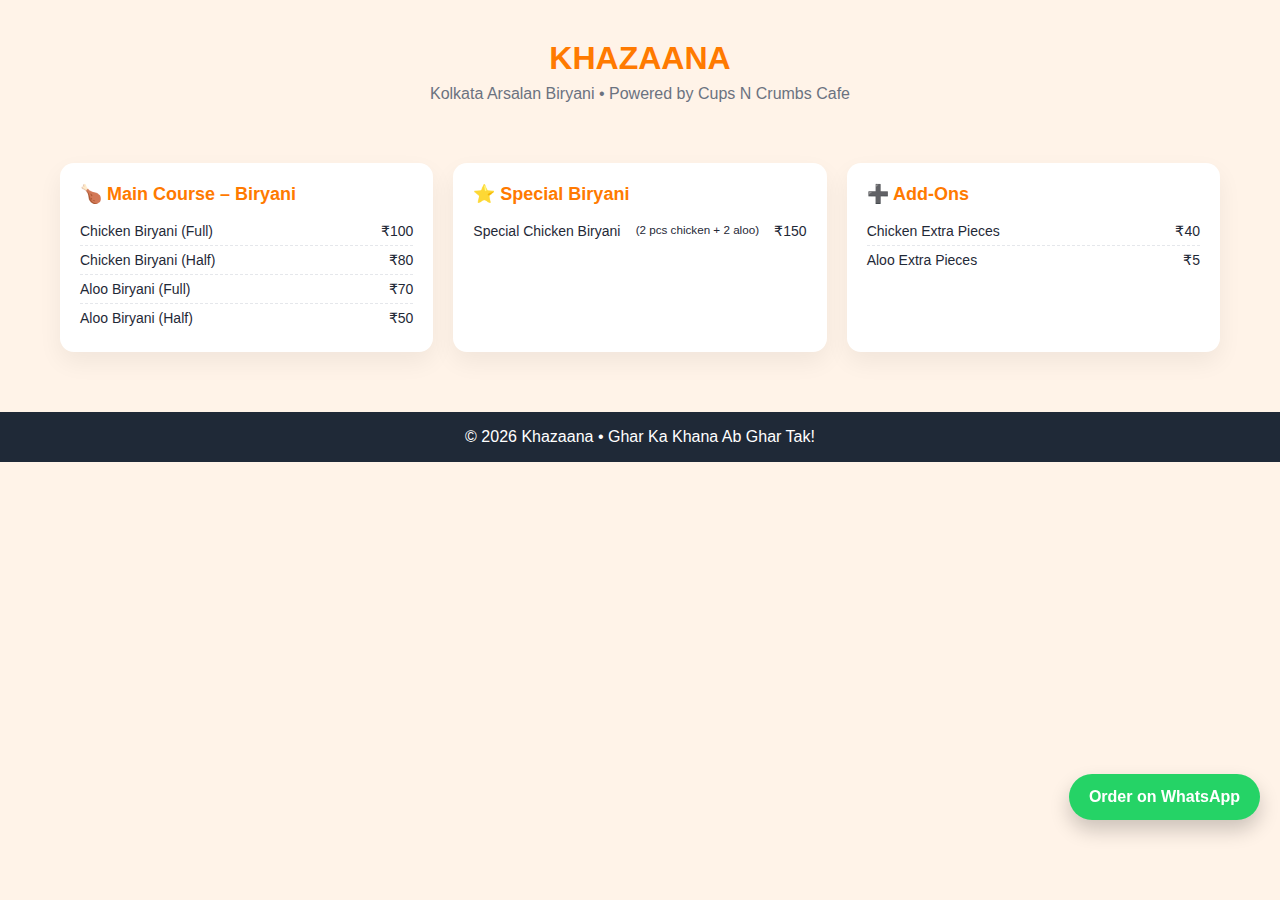
<file: menu.html>
<!DOCTYPE html>
<html lang="en">
<head>
  <meta charset="UTF-8">
  <title>Khazaana | Kolkata Arsalan Biryani</title>
  <meta name="viewport" content="width=device-width, initial-scale=1.0">

  <!-- MENU CSS -->
  <link rel="stylesheet" href="css/menu.css">
</head>
<body>

<header class="menu-header">
  <h1>KHAZAANA</h1>
  <p>Kolkata Arsalan Biryani • Powered by Cups N Crumbs Cafe</p>
</header>

<main class="menu-container">

  <!-- Biryani Section -->
  <section class="menu-card">
    <h2>🍗 Main Course – Biryani</h2>
    <ul>
      <li>Chicken Biryani (Full) <span>₹100</span></li>
      <li>Chicken Biryani (Half) <span>₹80</span></li>
      <li>Aloo Biryani (Full) <span>₹70</span></li>
      <li>Aloo Biryani (Half) <span>₹50</span></li>
    </ul>
  </section>

  <!-- Special Biryani -->
  <section class="menu-card">
    <h2>⭐ Special Biryani</h2>
    <ul>
      <li>
        Special Chicken Biryani  
        <br><small>(2 pcs chicken + 2 aloo)</small>
        <span>₹150</span>
      </li>
    </ul>
  </section>

  <!-- Add-ons -->
  <section class="menu-card">
    <h2>➕ Add-Ons</h2>
    <ul>
      <li>Chicken Extra Pieces <span>₹40</span></li>
      <li>Aloo Extra Pieces <span>₹5</span></li>
    </ul>
  </section>

</main>

<!-- WHATSAPP BUTTON -->
<a href="https://wa.me/918695902696?text=Thank%20you%20for%20ordering%20from%20Khazaana" 
   class="whatsapp-btn" 
   target="_blank">
  Order on WhatsApp
</a>

<footer class="menu-footer">
  © 2026 Khazaana • Ghar Ka Khana Ab Ghar Tak!
</footer>

</body>
</html>
</file>
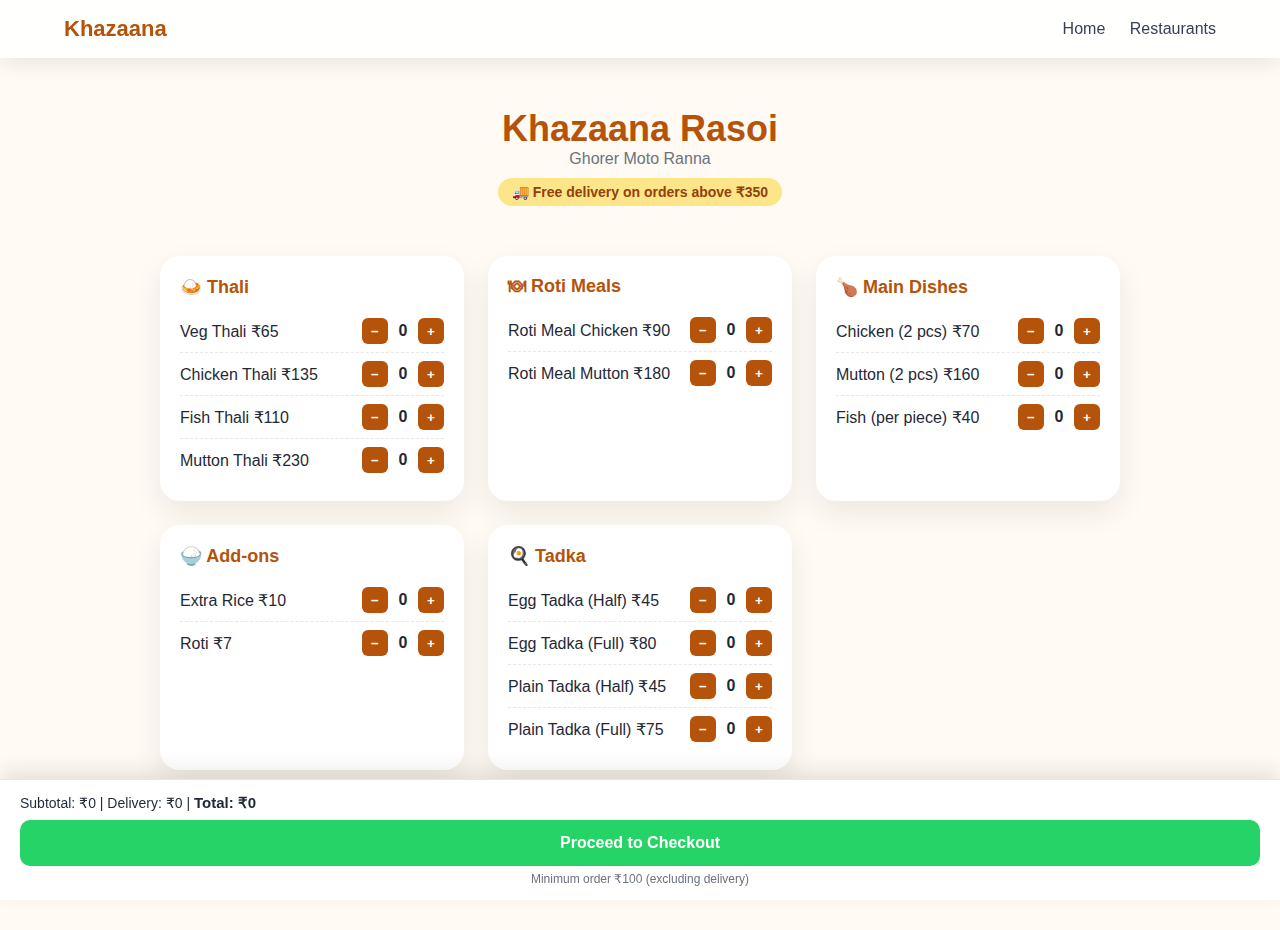
<file: rasoi-menu.html>
<!DOCTYPE html>
<html lang="en">
<head>
<meta charset="UTF-8">
<title>Khazaana Rasoi | Khazaana</title>
<meta name="viewport" content="width=device-width, initial-scale=1.0">

<link rel="icon" type="image/png" sizes="32x32" href="/favicon.png">
<link rel="apple-touch-icon" href="/favicon-180x180.png">

<style>
*{margin:0;padding:0;box-sizing:border-box;font-family:"Segoe UI",sans-serif}
body{background:#fffaf3;color:#1f2937;padding-bottom:140px}

/* HEADER */
header{
  position:sticky;top:0;z-index:1000;
  background:#ffffffdd;backdrop-filter:blur(10px);
  box-shadow:0 6px 20px rgba(0,0,0,.08);
}
.nav{
  max-width:1200px;margin:auto;padding:16px 24px;
  display:flex;justify-content:space-between;align-items:center;
}
.logo{font-size:22px;font-weight:800;color:#b45309}
.nav a{text-decoration:none;margin-left:20px;color:#374151}

/* HERO */
.hero{text-align:center;padding:50px 20px 30px}
.hero h1{font-size:36px;color:#b45309}
.hero p{color:#6b7280}
.badge{
  display:inline-block;margin-top:10px;
  background:#fde68a;color:#92400e;
  padding:6px 14px;border-radius:20px;
  font-weight:600;font-size:14px;
}

/* MENU */
.menu{
  max-width:1000px;margin:auto;padding:20px;
  display:grid;grid-template-columns:repeat(auto-fit,minmax(280px,1fr));
  gap:24px;
}
.section{
  background:#fff;border-radius:20px;padding:20px;
  box-shadow:0 12px 30px rgba(0,0,0,.08);
}
.section h2{color:#b45309;font-size:18px;margin-bottom:12px}
.item{
  display:flex;justify-content:space-between;align-items:center;
  padding:8px 0;border-bottom:1px dashed #e5e7eb;
}
.item:last-child{border-bottom:none}
.controls{display:flex;align-items:center;gap:6px}
.btn{
  width:26px;height:26px;border:none;border-radius:6px;
  background:#b45309;color:#fff;font-weight:700;cursor:pointer;
}
.qty{min-width:18px;text-align:center;font-weight:600}

/* CART BAR */
.cart-bar{
  position:fixed;bottom:0;left:0;width:100%;
  background:#fff;border-top:1px solid #e5e7eb;
  box-shadow:0 -8px 20px rgba(0,0,0,.1);
  padding:14px 20px;z-index:9999;
}
.cart-info{font-size:14px;margin-bottom:8px}
.cart-info b{font-size:15px}
.order-btn{
  width:100%;padding:14px;border:none;border-radius:10px;
  background:#25D366;color:#fff;font-size:16px;
  font-weight:800;cursor:pointer;
}
.note{font-size:12px;color:#6b7280;text-align:center;margin-top:6px}
.free{color:#16a34a;font-weight:700}
</style>
</head>

<body>

<header>
  <div class="nav">
    <div class="logo">Khazaana</div>
    <div>
      <a href="index.html">Home</a>
      <a href="restaurants.html">Restaurants</a>
    </div>
  </div>
</header>

<section class="hero">
  <h1>Khazaana Rasoi</h1>
  <p>Ghorer Moto Ranna</p>
  <div class="badge">🚚 Free delivery on orders above ₹350</div>
</section>

<section class="menu" id="menu"></section>

<!-- CART -->
<div class="cart-bar">
  <div class="cart-info">
    Subtotal: ₹<span id="subtotal">0</span> |
    Delivery: <span id="delivery">₹0</span> |
    <b>Total: ₹<span id="total">0</span></b>
  </div>
  <button class="order-btn" onclick="goToCheckout()">Proceed to Checkout</button>
  <div class="note">Minimum order ₹100 (excluding delivery)</div>
</div>

<script>
const DELIVERY_FEE = 30;
const FREE_DELIVERY_LIMIT = 350;
const MIN_ORDER = 100;

/* 🔔 VIBRATION */
function vibrate(ms=30){
  if(navigator.vibrate) navigator.vibrate(ms);
}

const menuData = {
  "🍛 Thali": [
    ["Veg Thali",65],
    ["Chicken Thali",135],
    ["Fish Thali",110],
    ["Mutton Thali",230]
  ],
  "🍽 Roti Meals": [
    ["Roti Meal Chicken",90],
    ["Roti Meal Mutton",180]
  ],
  "🍗 Main Dishes": [
    ["Chicken (2 pcs)",70],
    ["Mutton (2 pcs)",160],
    ["Fish (per piece)",40]
  ],
  "🍚 Add-ons": [
    ["Extra Rice",10],
    ["Roti",7]
  ],
  "🍳 Tadka": [
    ["Egg Tadka (Half)",45],
    ["Egg Tadka (Full)",80],
    ["Plain Tadka (Half)",45],
    ["Plain Tadka (Full)",75]
  ]
};

const cart = {};

function renderMenu(){
  const menu = document.getElementById("menu");
  for(const section in menuData){
    let html = `<div class="section"><h2>${section}</h2>`;
    menuData[section].forEach(([name,price])=>{
      cart[name] = {price,qty:0};
      html += `
        <div class="item">
          <span>${name} ₹${price}</span>
          <div class="controls">
            <button class="btn" onclick="vibrate(20);updateQty('${name}',-1)">−</button>
            <span class="qty" id="q-${name}">0</span>
            <button class="btn" onclick="vibrate(30);updateQty('${name}',1)">+</button>
          </div>
        </div>`;
    });
    html += `</div>`;
    menu.innerHTML += html;
  }
}
renderMenu();

function updateQty(item,change){
  cart[item].qty = Math.max(0, cart[item].qty + change);
  document.getElementById("q-"+item).innerText = cart[item].qty;
  updateTotals();
}

function updateTotals(){
  let subtotal = 0;
  for(const i in cart){
    subtotal += cart[i].qty * cart[i].price;
  }

  let delivery = 0;
  if(subtotal > 0 && subtotal < FREE_DELIVERY_LIMIT){
    delivery = DELIVERY_FEE;
  }

  document.getElementById("subtotal").innerText = subtotal;
  document.getElementById("delivery").innerHTML =
    delivery === 0 && subtotal >= FREE_DELIVERY_LIMIT
    ? "<span class='free'>FREE</span>"
    : "₹"+delivery;
  document.getElementById("total").innerText = subtotal + delivery;
}

/* CHECKOUT */
function goToCheckout(){
  let subtotal = 0;
  let items = [];

  for(const i in cart){
    if(cart[i].qty > 0){
      const t = cart[i].qty * cart[i].price;
      subtotal += t;
      items.push({
        name: i,
        qty: cart[i].qty,
        price: cart[i].price,
        total: t
      });
    }
  }

  if(subtotal < MIN_ORDER){
    alert("Minimum order ₹100 required");
    return;
  }

  const delivery = subtotal >= FREE_DELIVERY_LIMIT ? 0 : DELIVERY_FEE;

  const orderData = {
    restaurant: "Khazaana Rasoi",
    items,
    subtotal,
    delivery,
    total: subtotal + delivery
  };

  localStorage.setItem("khazaanaOrder", JSON.stringify(orderData));
  window.location.href = "checkout.html";
}
</script>

</body>
</html>
</file>
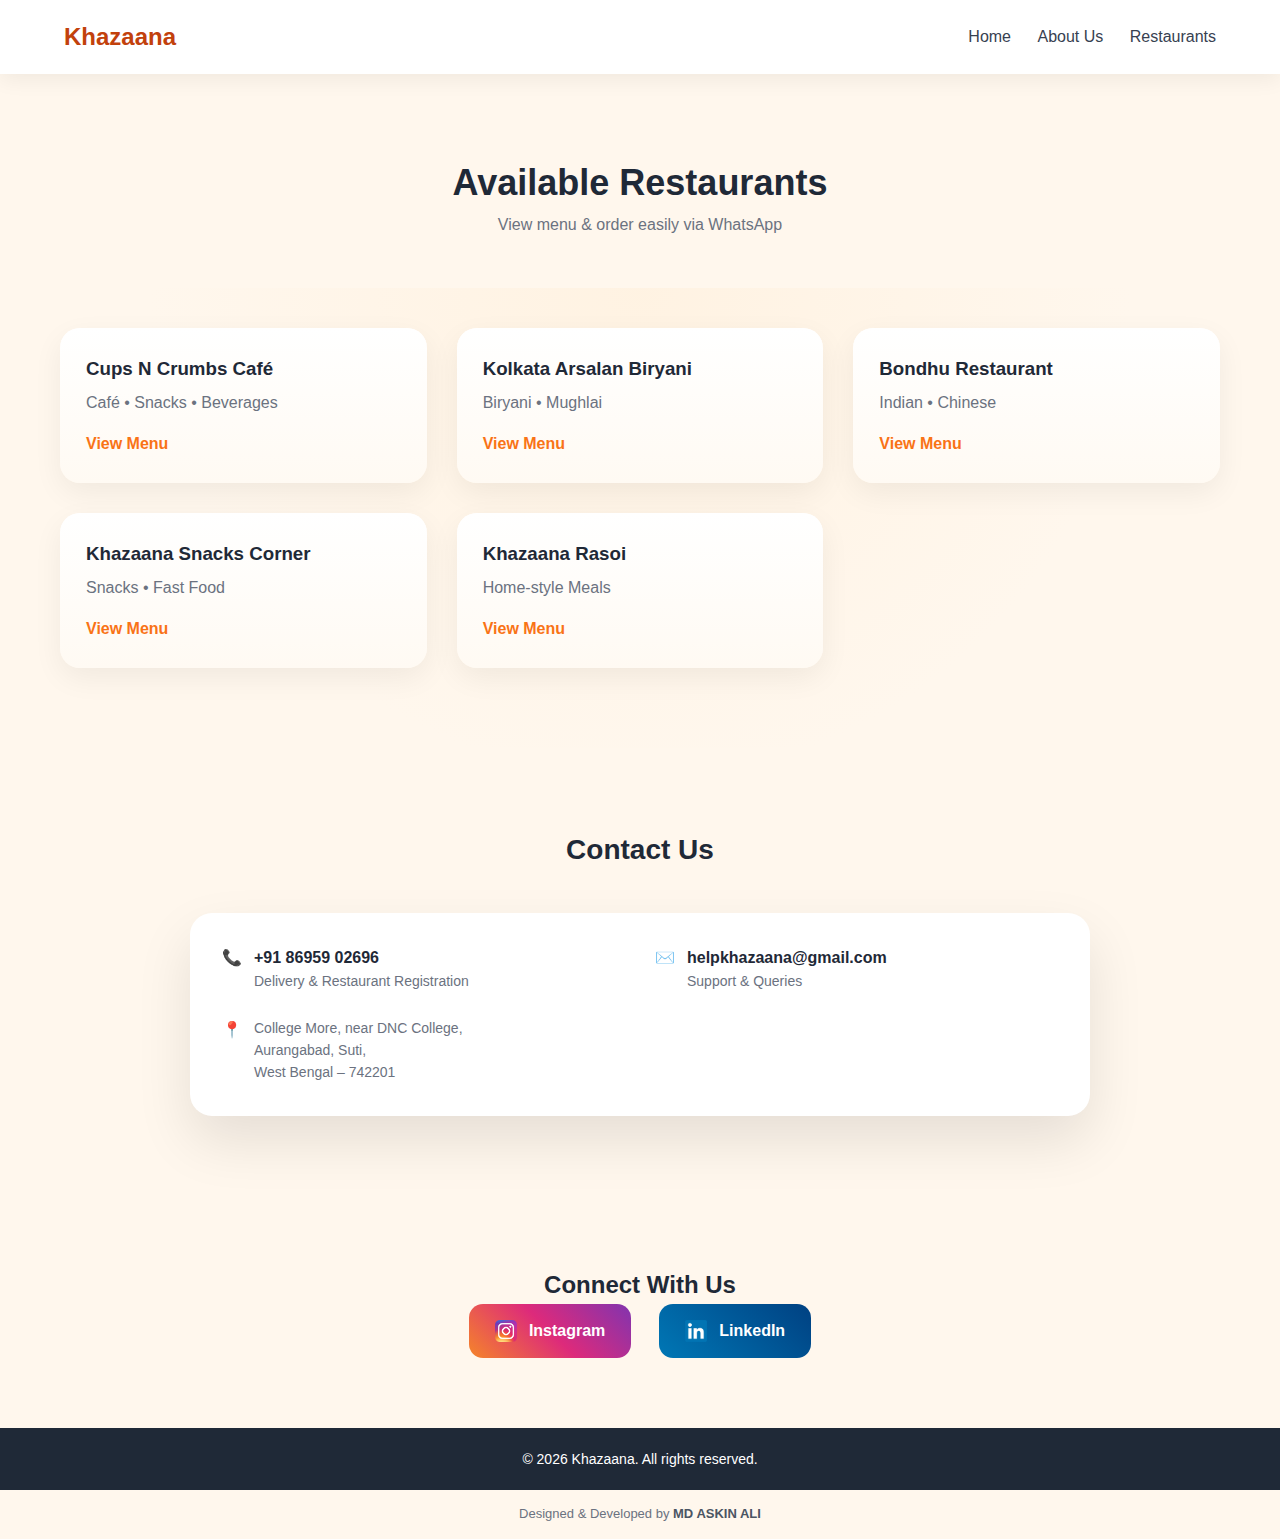
<file: restaurants.html>
<!DOCTYPE html>
<html lang="en">
<head>
  <meta charset="UTF-8">
  <title>Restaurants | Khazaana</title>
  <meta name="viewport" content="width=device-width, initial-scale=1.0">

  <link rel="icon" type="image/png" sizes="32x32" href="/favicon.png">
  <link rel="apple-touch-icon" href="/favicon-180x180.png">

  <!-- CSS (MATCHES YOUR FILE NAME) -->
  <link rel="stylesheet" href="./css/restaurant.css?v=10">
</head>

<body>

<header>
  <div class="nav">
    <div class="logo">Khazaana</div>
    <div class="nav-links">
      <a href="index.html">Home</a>
      <a href="about.html">About Us</a>
      <a href="restaurants.html">Restaurants</a>
    </div>
  </div>
</header>

<section class="page">
  <h1>Available Restaurants</h1>
  <p>View menu & order easily via WhatsApp</p>
</section>

<section class="grid">
  <div class="card">
    <h3>Cups N Crumbs Café</h3>
    <p>Café • Snacks • Beverages</p>
    <a href="cups-n-crumbs-menu.html">View Menu</a>
  </div>

  <div class="card">
    <h3>Kolkata Arsalan Biryani</h3>
    <p>Biryani • Mughlai</p>
    <a href="arsalan-menu.html">View Menu</a>
  </div>

  <div class="card">
    <h3>Bondhu Restaurant</h3>
    <p>Indian • Chinese</p>
    <a href="bondhu-menu.html">View Menu</a>
  </div>

  <div class="card">
    <h3>Khazaana Snacks Corner</h3>
    <p>Snacks • Fast Food</p>
    <a href="snacks-corner-menu.html">View Menu</a>
  </div>

  <div class="card">
    <h3>Khazaana Rasoi</h3>
    <p>Home-style Meals</p>
    <a href="rasoi-menu.html">View Menu</a>
  </div>
</section>

<section class="contact-section">
  <h2 class="contact-title">Contact Us</h2>

  <div class="contact-card">
    <div class="contact-row">
      <div class="contact-box">
        <span>📞</span>
        <div>
          <strong>+91 86959 02696</strong>
          <p>Delivery & Restaurant Registration</p>
        </div>
      </div>

      <div class="contact-box">
        <span>✉️</span>
        <div>
          <strong>helpkhazaana@gmail.com</strong>
          <p>Support & Queries</p>
        </div>
      </div>
    </div>

    <div class="contact-box">
      <span>📍</span>
      <p>
        College More, near DNC College,<br>
        Aurangabad, Suti,<br>
        West Bengal – 742201
      </p>
    </div>
  </div>
</section>

<section class="social-section">
  <h2 class="social-title">Connect With Us</h2>

  <div class="social-links">
    <a href="https://www.instagram.com/cups_n_crumbs_cafe" target="_blank" class="social-card instagram">
      <img src="images/instagram.png" alt="">
      Instagram
    </a>

    <a href="https://www.linkedin.com/in/md-askin-ali-8a068a204" target="_blank" class="social-card linkedin">
      <img src="images/linkedin.png" alt="">
      LinkedIn
    </a>
  </div>
</section>

<footer class="main-footer">
  © 2026 Khazaana. All rights reserved.
</footer>

<div class="designer-strip">
  Designed &amp; Developed by <strong>MD ASKIN ALI</strong>
</div>
</file>
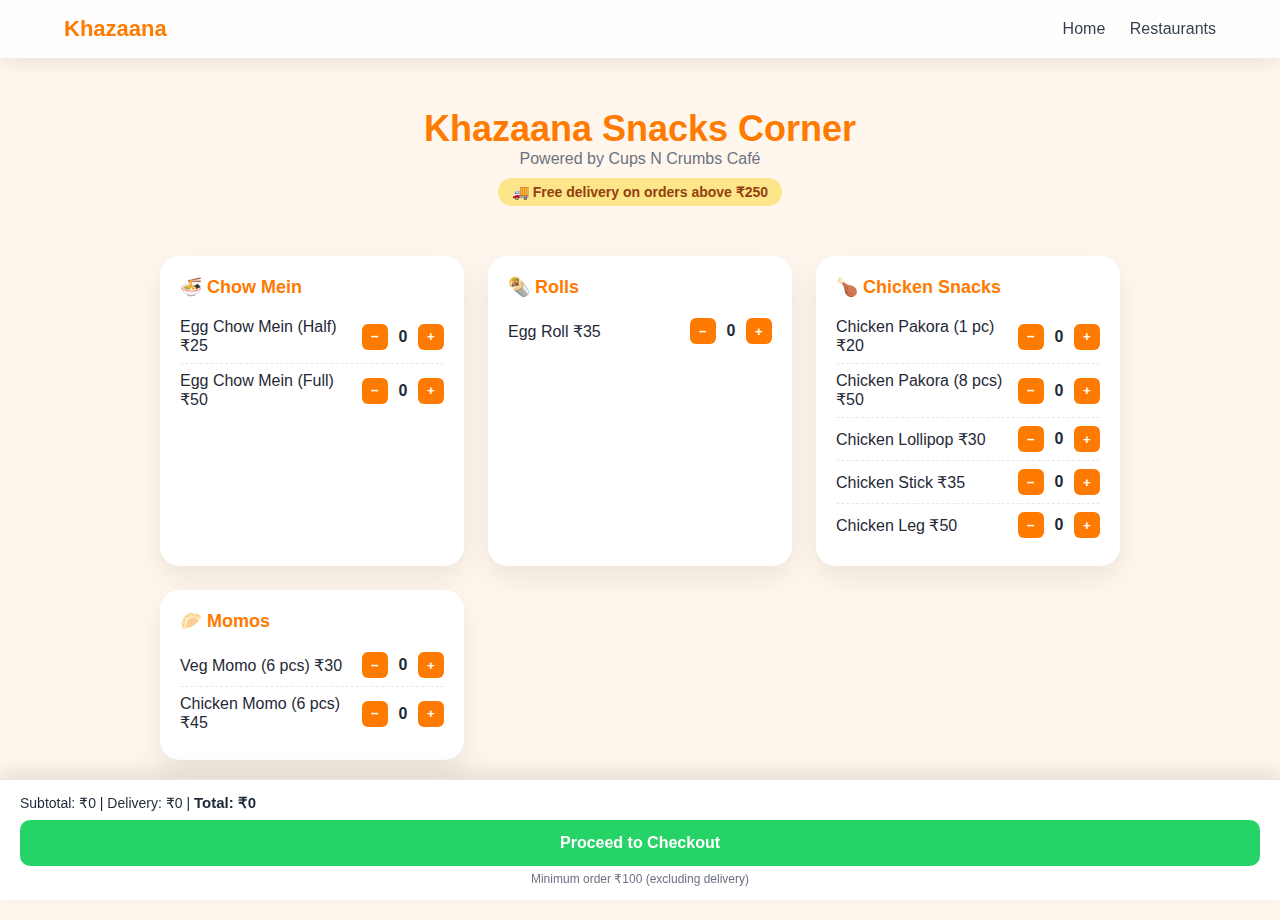
<file: snacks-corner-menu.html>
<!DOCTYPE html>
<html lang="en">
<head>
<meta charset="UTF-8">
<title>Khazaana Snacks Corner | Khazaana</title>
<meta name="viewport" content="width=device-width, initial-scale=1.0">

<link rel="icon" type="image/png" sizes="32x32" href="/favicon.png">
<link rel="apple-touch-icon" href="/favicon-180x180.png">

<style>
*{margin:0;padding:0;box-sizing:border-box;font-family:"Segoe UI",sans-serif}
body{background:#fff7ed;color:#1f2937;padding-bottom:140px}

/* HEADER */
header{
  position:sticky;top:0;z-index:1000;
  background:#ffffffdd;backdrop-filter:blur(10px);
  box-shadow:0 6px 20px rgba(0,0,0,.08);
}
.nav{
  max-width:1200px;margin:auto;padding:16px 24px;
  display:flex;justify-content:space-between;align-items:center;
}
.logo{font-size:22px;font-weight:800;color:#ff7a00}
.nav a{text-decoration:none;margin-left:20px;color:#374151}

/* HERO */
.hero{text-align:center;padding:50px 20px 30px}
.hero h1{font-size:36px;color:#ff7a00}
.hero p{color:#6b7280}
.badge{
  display:inline-block;margin-top:10px;
  background:#fde68a;color:#92400e;
  padding:6px 14px;border-radius:20px;
  font-weight:600;font-size:14px;
}

/* MENU */
.menu{
  max-width:1000px;margin:auto;padding:20px;
  display:grid;grid-template-columns:repeat(auto-fit,minmax(280px,1fr));
  gap:24px;
}
.section{
  background:#fff;border-radius:20px;padding:20px;
  box-shadow:0 12px 30px rgba(0,0,0,.08);
}
.section h2{color:#ff7a00;font-size:18px;margin-bottom:12px}
.item{
  display:flex;justify-content:space-between;align-items:center;
  padding:8px 0;border-bottom:1px dashed #e5e7eb;
}
.item:last-child{border-bottom:none}
.controls{display:flex;align-items:center;gap:6px}
.btn{
  width:26px;height:26px;border:none;border-radius:6px;
  background:#ff7a00;color:#fff;font-weight:700;cursor:pointer;
}
.qty{min-width:18px;text-align:center;font-weight:600}

/* CART BAR */
.cart-bar{
  position:fixed;bottom:0;left:0;width:100%;
  background:#fff;border-top:1px solid #e5e7eb;
  box-shadow:0 -8px 20px rgba(0,0,0,.1);
  padding:14px 20px;z-index:9999;
}
.cart-info{font-size:14px;margin-bottom:8px}
.cart-info b{font-size:15px}
.order-btn{
  width:100%;padding:14px;border:none;border-radius:10px;
  background:#25D366;color:#fff;font-size:16px;
  font-weight:800;cursor:pointer;
}
.note{font-size:12px;color:#6b7280;text-align:center;margin-top:6px}
.free{color:#16a34a;font-weight:700}
</style>
</head>

<body>

<header>
  <div class="nav">
    <div class="logo">Khazaana</div>
    <div>
      <a href="index.html">Home</a>
      <a href="restaurants.html">Restaurants</a>
    </div>
  </div>
</header>

<section class="hero">
  <h1>Khazaana Snacks Corner</h1>
  <p>Powered by Cups N Crumbs Café</p>
  <div class="badge">🚚 Free delivery on orders above ₹250</div>
</section>

<section class="menu" id="menu"></section>

<!-- CART -->
<div class="cart-bar">
  <div class="cart-info">
    Subtotal: ₹<span id="subtotal">0</span> |
    Delivery: <span id="delivery">₹0</span> |
    <b>Total: ₹<span id="total">0</span></b>
  </div>
  <button class="order-btn" onclick="goToCheckout()">Proceed to Checkout</button>
  <div class="note">Minimum order ₹100 (excluding delivery)</div>
</div>

<script>
const DELIVERY_FEE = 30;
const FREE_DELIVERY_LIMIT = 250;
const MIN_ORDER = 100;

/* 🔔 VIBRATION */
function vibrate(ms=30){
  if(navigator.vibrate) navigator.vibrate(ms);
}

const menuData = {
  "🍜 Chow Mein": [
    ["Egg Chow Mein (Half)",25],
    ["Egg Chow Mein (Full)",50]
  ],
  "🌯 Rolls": [
    ["Egg Roll",35]
  ],
  "🍗 Chicken Snacks": [
    ["Chicken Pakora (1 pc)",20],
    ["Chicken Pakora (8 pcs)",50],
    ["Chicken Lollipop",30],
    ["Chicken Stick",35],
    ["Chicken Leg",50]
  ],
  "🥟 Momos": [
    ["Veg Momo (6 pcs)",30],
    ["Chicken Momo (6 pcs)",45]
  ]
};

const cart = {};

/* RENDER MENU */
function renderMenu(){
  const menu = document.getElementById("menu");
  for(const section in menuData){
    let html = `<div class="section"><h2>${section}</h2>`;
    menuData[section].forEach(([name,price],i)=>{
      const id = section.replace(/\W/g,'')+i;
      cart[id] = {name,price,qty:0};
      html += `
        <div class="item">
          <span>${name} ₹${price}</span>
          <div class="controls">
            <button class="btn" onclick="vibrate(20);updateQty('${id}',-1)">−</button>
            <span class="qty" id="q-${id}">0</span>
            <button class="btn" onclick="vibrate(30);updateQty('${id}',1)">+</button>
          </div>
        </div>`;
    });
    html += `</div>`;
    menu.innerHTML += html;
  }
}
renderMenu();

/* CART LOGIC */
function updateQty(id,change){
  cart[id].qty = Math.max(0, cart[id].qty + change);
  document.getElementById("q-"+id).innerText = cart[id].qty;
  updateTotals();
}

function updateTotals(){
  let subtotal = 0;
  for(const i in cart){
    subtotal += cart[i].qty * cart[i].price;
  }
  let delivery = (subtotal > 0 && subtotal < FREE_DELIVERY_LIMIT) ? DELIVERY_FEE : 0;

  document.getElementById("subtotal").innerText = subtotal;
  document.getElementById("delivery").innerHTML =
    delivery === 0 && subtotal >= FREE_DELIVERY_LIMIT
    ? "<span class='free'>FREE</span>"
    : "₹"+delivery;
  document.getElementById("total").innerText = subtotal + delivery;
}

/* CHECKOUT */
function goToCheckout(){
  let subtotal = 0;
  let items = [];

  for(const i in cart){
    if(cart[i].qty > 0){
      const t = cart[i].qty * cart[i].price;
      subtotal += t;
      items.push({
        name: cart[i].name,
        qty: cart[i].qty,
        price: cart[i].price,
        total: t
      });
    }
  }

  if(subtotal < MIN_ORDER){
    alert("Minimum order ₹100 required");
    return;
  }

  const delivery = subtotal >= FREE_DELIVERY_LIMIT ? 0 : DELIVERY_FEE;

  const orderData = {
    restaurant: "Khazaana Snacks Corner",
    items,
    subtotal,
    delivery,
    total: subtotal + delivery
  };

  localStorage.setItem("khazaanaOrder", JSON.stringify(orderData));
  window.location.href = "checkout.html";
}
</script>

</body>
</html>
</file>
<file: css/menu.css>
* {
  margin: 0;
  padding: 0;
  box-sizing: border-box;
  font-family: "Segoe UI", sans-serif;
}

body {
  background: #fff3e8;
  color: #1f2937;
}

/* ================= MENU ================= */

.menu-header {
  text-align: center;
  padding: 40px 20px;
}

.menu-header h1 {
  font-size: 32px;
  color: #ff7a00;
}

.menu-header p {
  margin-top: 8px;
  color: #6b7280;
}

.menu-container {
  max-width: 1200px;
  margin: auto;
  padding: 20px;
  display: grid;
  grid-template-columns: repeat(auto-fit, minmax(300px, 1fr));
  gap: 20px;
}

.menu-card {
  background: #ffffff;
  border-radius: 14px;
  padding: 20px;
  box-shadow: 0 10px 25px rgba(0,0,0,0.06);
}

.menu-card h2 {
  color: #ff7a00;
  margin-bottom: 12px;
  font-size: 18px;
}

.menu-card ul {
  list-style: none;
}

.menu-card li {
  display: flex;
  justify-content: space-between;
  padding: 6px 0;
  border-bottom: 1px dashed #e5e7eb;
  font-size: 14px;
}

.menu-card li:last-child {
  border-bottom: none;
}

/* ================= WHATSAPP ================= */

.whatsapp-btn {
  position: fixed;
  bottom: 80px;
  right: 20px;
  background: #25d366;
  color: #fff;
  padding: 14px 20px;
  border-radius: 30px;
  font-weight: 600;
  text-decoration: none;
  box-shadow: 0 10px 20px rgba(0,0,0,0.2);
  z-index: 999;
}

/* ================= FOOTER ================= */

.menu-footer {
  background: #1f2937;
  color: #fff;
  text-align: center;
  padding: 16px;
  margin-top: 40px;
}

/* ================= CONTACT SECTION ================= */ 

.contact-section {
  background: #fff4e8;
  padding: 60px 20px;
}

.contact-title {
  max-width: 1000px;
  margin: 0 auto 30px auto;   /* centers horizontally */
  text-align: center;        /* centers the text */
  font-size: 26px;
  font-weight: 700;
  color: #1f2937;
}

.contact-card-wrapper {
  max-width: 1000px;
  margin: auto;          /* 👈 THIS centers the card */
}


.contact-card {
  background: #ffffff;
  padding: 25px;
  border-radius: 14px;
  box-shadow: 0 10px 25px rgba(0,0,0,0.08);
}

.contact-row {
  display: flex;
  gap: 30px;
  flex-wrap: wrap;
}

.contact-box {
  display: flex;
  align-items: flex-start;
  gap: 14px;
  flex: 1;
  min-width: 260px;
}

.contact-box.full {
  margin-top: 25px;
}

.icon {
  font-size: 22px;
  line-height: 1;
}

.contact-text {
  display: flex;
  flex-direction: column;
}

.contact-main {
  font-size: 18px;
  font-weight: 700;
  line-height: 1.2;
}

.contact-main a {
  color: #1f2937;
  text-decoration: none;
}

.contact-main a:hover {
  text-decoration: underline;
}

.contact-box p {
  margin-top: 4px;
  font-size: 14px;
  color: #6b7280;
}

/* ================= MOBILE ================= */

@media (max-width: 600px) {
  .menu-header h1 {
    font-size: 26px;
  }

  .contact-title {
    text-align: center;
  }

  .whatsapp-btn {
    bottom: 20px;
    right: 15px;
    padding: 12px 18px;
  }
}
/* ===== GLASS NAVBAR ===== */
.glass-navbar {
  position: sticky;
  top: 0;
  z-index: 1000;
  background: rgba(255, 255, 255, 0.55);
  backdrop-filter: blur(14px);
  -webkit-backdrop-filter: blur(14px);
  border-bottom: 1px solid rgba(255, 255, 255, 0.35);
}

.nav-container {
  max-width: 1200px;
  margin: auto;
  padding: 16px 24px;
  display: flex;
  align-items: center;
  justify-content: space-between;
}

.logo {
  font-size: 22px;
  font-weight: 700;
  color: #c2410c;
}

.nav-links {
  display: flex;
  gap: 28px;
}

.nav-links a {
  text-decoration: none;
  font-size: 15px;
  font-weight: 500;
  color: #374151;
  position: relative;
  padding-bottom: 4px;
}

.nav-links a::after {
  content: "";
  position: absolute;
  left: 0;
  bottom: -6px;
  width: 0;
  height: 2px;
  background: linear-gradient(90deg, #ff7a00, #c2410c);
  transition: width 0.3s ease;
}

.nav-links a:hover::after,
.nav-links a.active::after {
  width: 100%;
}

.nav-links a.active {
  color: #c2410c;
  font-weight: 600;
}

@media (max-width: 768px) {
  .nav-container {
    flex-direction: column;
    gap: 12px;
  }
}
 
/* ========== GLASS NAVBAR ========== */

.glass-navbar {
  position: sticky;
  top: 0;
  z-index: 1000;

  background: rgba(255, 255, 255, 0.55);
  backdrop-filter: blur(14px);
  -webkit-backdrop-filter: blur(14px);

  border-bottom: 1px solid rgba(255, 255, 255, 0.35);
}

.nav-container {
  max-width: 1200px;
  margin: auto;
  padding: 16px 24px;

  display: flex;
  align-items: center;
  justify-content: space-between;
}

.logo {
  font-size: 22px;
  font-weight: 700;
  color: #c2410c;
  letter-spacing: 0.4px;
}

.nav-links {
  display: flex;
  gap: 28px;
}

.nav-links a {
  text-decoration: none;
  font-size: 15px;
  font-weight: 500;
  color: #374151;
  position: relative;
  padding-bottom: 4px;
}

/* underline animation */
.nav-links a::after {
  content: "";
  position: absolute;
  left: 0;
  bottom: -6px;
  width: 0;
  height: 2px;
  background: linear-gradient(90deg, #ff7a00, #c2410c);
  transition: width 0.3s ease;
}

.nav-links a:hover::after,
.nav-links a.active::after {
  width: 100%;
}

.nav-links a.active {
  color: #c2410c;
  font-weight: 600;
}

/* Mobile */
@media (max-width: 768px) {
  .nav-container {
    flex-direction: column;
    gap: 12px;
  }
}
</file>
<file: css/restaurant.css>
*{
  margin:0;
  padding:0;
  box-sizing:border-box;
  font-family:"Segoe UI",sans-serif;
}

body{
  background:#fff7ed;
  color:#1f2937;
  line-height:1.6;
}

/* NAV */
header{
  background:#fff;
  box-shadow:0 6px 20px rgba(0,0,0,.06);
}
.nav{
  max-width:1200px;
  margin:auto;
  padding:18px 24px;
  display:flex;
  justify-content:space-between;
  align-items:center;
}
.logo{
  font-size:24px;
  font-weight:800;
  color:#c2410c;
}
.nav-links a{
  margin-left:22px;
  text-decoration:none;
  color:#374151;
  font-weight:500;
}

/* PAGE */
.page{
  text-align:center;
  padding:80px 20px 50px;
}
.page h1{
  font-size:36px;
  font-weight:800;
}
.page p{
  color:#6b7280;
}

/* GRID */
.grid{
  max-width:1200px;
  margin:auto;
  padding:40px 20px 80px;
  display:grid;
  grid-template-columns:repeat(auto-fit,minmax(280px,1fr));
  gap:30px;
}
.card{
  background:#fff;
  padding:28px;
  border-radius:20px;
  box-shadow:0 16px 35px rgba(0,0,0,.08);
  transition:.3s;
}
.card:hover{
  transform:translateY(-6px);
}
.card h3{
  margin-bottom:6px;
}
.card p{
  color:#6b7280;
  margin-bottom:16px;
}
.card a{
  color:#f97316;
  text-decoration:none;
  font-weight:700;
}

/* CONTACT */
.contact-section{
  background:#fff7ed;
  padding:80px 20px;
  text-align:center;
}
.contact-title{
  font-size:28px;
  font-weight:800;
  margin-bottom:40px;
}
.contact-card{
  background:#fff;
  max-width:900px;
  margin:auto;
  padding:32px;
  border-radius:22px;
  box-shadow:0 25px 55px rgba(0,0,0,.1);
}
.contact-row{
  display:flex;
  gap:30px;
  flex-wrap:wrap;
  margin-bottom:24px;
}
.contact-box{
  flex:1;
  display:flex;
  gap:12px;
}
.contact-box p{
  color:#6b7280;
  font-size:14px;
}

/* SOCIAL */
.social-section{
  padding:70px 20px;
  text-align:center;
}
.social-links{
  display:flex;
  justify-content:center;
  gap:28px;
  flex-wrap:wrap;
}
.social-card{
  display:flex;
  align-items:center;
  gap:12px;
  padding:14px 26px;
  border-radius:14px;
  text-decoration:none;
  color:#fff;
  font-weight:700;
}
.social-card img{
  width:22px;
}
.social-card.instagram{
  background:linear-gradient(45deg,#f58529,#dd2a7b,#8134af);
}
.social-card.linkedin{
  background:linear-gradient(45deg,#0077b5,#004182);
}

/* FOOTER */
footer{
  background:#1f2937;
  color:#fff;
  text-align:center;
  padding:20px;
}

/* ================= FOOTER ================= */
.main-footer{
  background:#1f2937;
  color:#ffffff;
  text-align:center;
  padding:20px;
  font-size:14px;
}

/* ================= DESIGNER STRIP ================= */
.designer-strip{
  background:#fff7ed;
  color:#6b7280;          /* light grey text */
  text-align:center;
  padding:14px 10px;
  font-size:13px;
}

.designer-strip strong{
  color:#4b5563;          /* slightly darker grey (NOT black) */
  font-weight:600;
}

/* ===== PREMIUM RESTAURANT CARD BACKGROUND ===== */

.card{
  background: linear-gradient(
    180deg,
    #ffffff 0%,
    #fffaf3 100%
  ); /* soft cream gradient */
  
  border-radius: 20px;
  padding: 26px;
  
  box-shadow:
    0 10px 30px rgba(0,0,0,0.06),
    inset 0 1px 0 rgba(255,255,255,0.7);

  transition: transform 0.25s ease, box-shadow 0.25s ease;
}

/* hover = premium lift */
.card:hover{
  transform: translateY(-6px);
  box-shadow:
    0 18px 40px rgba(0,0,0,0.10),
    inset 0 1px 0 rgba(255,255,255,0.75);
}

.grid{
  background: radial-gradient(
    circle at top,
    rgba(255,237,213,0.45),
    transparent 65%
  );
}

/* ===== CONTACT ALIGNMENT FIX (RIGHT / LEFT LIKE 2nd PIC) ===== */

.contact-card{
  text-align: left;              /* override center */
}

.contact-row{
  justify-content: space-between;
}

.contact-box{
  align-items: flex-start;
}

/* address block */
.contact-card > .contact-box{
  justify-content: flex-start;
  margin-top: 10px;
}
</file>
<file: css/home.css>
/* ================= RESET ================= */
* {
  margin: 0;
  padding: 0;
  box-sizing: border-box;
  font-family: "Segoe UI", system-ui, sans-serif;
}

body {
  background: #fff6ec;
  color: #1f2937;
  overflow-x: hidden;
}

/* ================= BACKGROUND BLOBS ================= */
.bg-blobs {
  position: fixed;
  inset: 0;
  z-index: -1;
  overflow: hidden;
}

.blob {
  position: absolute;
  width: 420px;
  height: 420px;
  border-radius: 50%;
  filter: blur(90px);
  opacity: 0.45;
  animation: blobMove 18s infinite ease-in-out;
}

.blob-1 {
  background: #ffd6a5;
  top: -120px;
  left: -120px;
}

.blob-2 {
  background: #ffb703;
  bottom: -120px;
  right: -120px;
  animation-delay: 6s;
}

.blob-3 {
  background: #ff8fab;
  top: 45%;
  left: 60%;
  animation-delay: 12s;
}

@keyframes blobMove {
  0% { transform: translate(0,0) scale(1); }
  50% { transform: translate(40px,-30px) scale(1.1); }
  100% { transform: translate(0,0) scale(1); }
}

/* ================= NAVBAR ================= */
.glass-navbar {
  position: sticky;
  top: 0;
  z-index: 1000;
  background: rgba(255,255,255,0.65);
  backdrop-filter: blur(14px);
  border-bottom: 1px solid rgba(255,255,255,0.4);
}

.nav-container {
  max-width: 1200px;
  margin: auto;
  padding: 16px 24px;
  display: flex;
  align-items: center;
  justify-content: space-between;
}

.logo {
  font-size: 22px;
  font-weight: 800;
  color: #ff7a00;
}

.nav-links {
  display: flex;
  gap: 28px;
}

.nav-links a {
  text-decoration: none;
  font-size: 15px;
  color: #374151;
  font-weight: 500;
}

.nav-links a.active,
.nav-links a:hover {
  color: #ff7a00;
}

/* ================= HERO ================= */
.hero {
  text-align: center;
  padding: 120px 20px 160px;
  position: relative;
}

.badge {
  display: inline-block;
  padding: 8px 16px;
  background: #ffe1c4;
  border-radius: 999px;
  color: #c2410c;
  font-size: 13px;
  margin-bottom: 24px;
}

.hero h2 {
  font-size: 44px;
  font-weight: 800;
  margin-bottom: 16px;
}

.hero p {
  font-size: 16px;
  color: #6b7280;
  margin-bottom: 28px;
}

.btn {
  background: #ff7a00;
  color: #fff;
  padding: 14px 32px;
  border-radius: 30px;
  text-decoration: none;
  font-weight: 600;
}

/* ================= OFFERS ================= */
.offers {
  padding: 80px 20px;
  text-align: center;
}

.offers h2 {
  font-size: 28px;
  margin-bottom: 40px;
}

.offer-grid {
  max-width: 800px;
  margin: auto;
  display: flex;
  justify-content: center;
  gap: 30px;
  flex-wrap: wrap;
}

.offer-card {
  width: 280px;
  height: 280px;
  background: linear-gradient(180deg, #ffffff, #fff3e6);
  border-radius: 22px;
  box-shadow: 0 20px 40px rgba(0,0,0,0.08);
  display: flex;
  flex-direction: column;
  justify-content: center;
  align-items: center;
  text-align: center;
  padding: 30px;
  transition: transform 0.3s ease;
  text-decoration: none;
  color: inherit;
}

.offer-card:hover {
  transform: translateY(-10px);
}

.offer-card h3 {
  font-size: 18px;
  font-weight: 700;
  color: #3f2d20;
  margin-bottom: 10px;
}

.offer-card p {
  font-size: 14px;
  color: #6b7280;
}

/* ================= WHY CHOOSE ================= */
.why {
  padding: 90px 20px;
  background: #fff;
  text-align: center;
}

.why h2 {
  font-size: 30px;
  margin-bottom: 12px;
}

.why p {
  font-size: 15px;
  color: #6b7280;
}

.phone {
  margin-top: 12px;
  font-weight: 600;
}

/* ================= CUSTOMER REVIEWS ================= */
.reviews {
  padding: 90px 20px;
  background: transparent;   /* 👈 SAME AS PAGE */
  text-align: center;
}

.reviews-title {
  font-size: 30px;
  font-weight: 700;
  margin-bottom: 40px;
  color: #374151;
}

/* ================= CONTACT ================= */
.contact-section {
  padding: 80px 20px;
  background: #fff6ec;
  display: flex;
  flex-direction: column;
  align-items: center;
}

.contact-title {
  font-size: 26px;
  margin-bottom: 40px;
  text-align: center;
}

.contact-card {
  width: 100%;
  max-width: 900px;
  margin: 0 auto;
  background: #fff;
  border-radius: 18px;
  padding: 30px;
  box-shadow: 0 20px 40px rgba(0,0,0,0.08);
}

.contact-row {
  display: flex;
  gap: 30px;
  flex-wrap: wrap;
  margin-bottom: 20px;
}

.contact-box {
  flex: 1;
  display: flex;
  gap: 12px;
}

.contact-box p {
  font-size: 14px;
  color: #6b7280;
}

/* ================= FOOTER ================= */
.footer {
  background: #1f2937;
  color: #fff;
  text-align: center;
  padding: 18px;
  font-size: 14px;
}

/* ================= MOBILE ================= */
@media (max-width: 768px) {
  .hero h2 { font-size: 32px; }
  .offer-card { width: 240px; height: 240px; }
  .nav-container { flex-direction: column; gap: 12px; }
}

/* ================= SOCIAL MEDIA ================= */
.social-section {
  padding: 70px 20px 100px;
  background: #fff6ec;
  text-align: center;
}

.social-title {
  font-size: 26px;
  font-weight: 700;
  margin-bottom: 40px;
  color: #374151;
}

.social-links {
  display: flex;
  justify-content: center;
  gap: 30px;
  flex-wrap: wrap;
}

.social-card {
  display: flex;
  align-items: center;
  gap: 14px;
  padding: 18px 34px;
  border-radius: 16px;
  font-size: 16px;
  font-weight: 600;
  text-decoration: none;
  color: #ffffff;
  box-shadow: 0 18px 40px rgba(0,0,0,0.15);
  transition: transform 0.3s ease, box-shadow 0.3s ease;
}

.social-card:hover {
  transform: translateY(-8px);
  box-shadow: 0 25px 55px rgba(0,0,0,0.22);
}

.social-icon {
  width: 22px;
  height: 22px;
  fill: #ffffff;
}

/* Instagram gradient */
.social-card.instagram {
  background: linear-gradient(135deg, #f58529, #dd2a7b, #8134af);
}

/* LinkedIn gradient */
.social-card.linkedin {
  background: linear-gradient(135deg, #0a66c2, #004182);
}

.designer-credit{
  text-align:center;
  font-size:13px;
  color:#6b7280;
  margin:40px 0 10px;
  letter-spacing:0.4px;
}

.designer-credit span{
  font-weight:600;
  color:#374151;
}

/* ================= FLOATING FOOD EMOJIS ================= */

.hero{
  position: relative;
  overflow: hidden;
}

/* common food emoji style */
.food{
  position: absolute;
  font-size: 42px;
  opacity: 0.18;              /* background feel */
  pointer-events: none;       /* don’t block clicks */
  animation: floatFood 10s ease-in-out infinite;
}

/* individual positions */
.food1{
  top: 20%;
  left: 10%;
  animation-delay: 0s;
}

.food2{
  top: 55%;
  right: 12%;
  animation-delay: 2s;
}

.food3{
  bottom: 15%;
  left: 45%;
  animation-delay: 4s;
}

/* floating animation */
@keyframes floatFood{
  0%{
    transform: translateY(0) rotate(0deg);
  }
  50%{
    transform: translateY(-25px) rotate(8deg);
  }
  100%{
    transform: translateY(0) rotate(0deg);
  }
}
</file>
